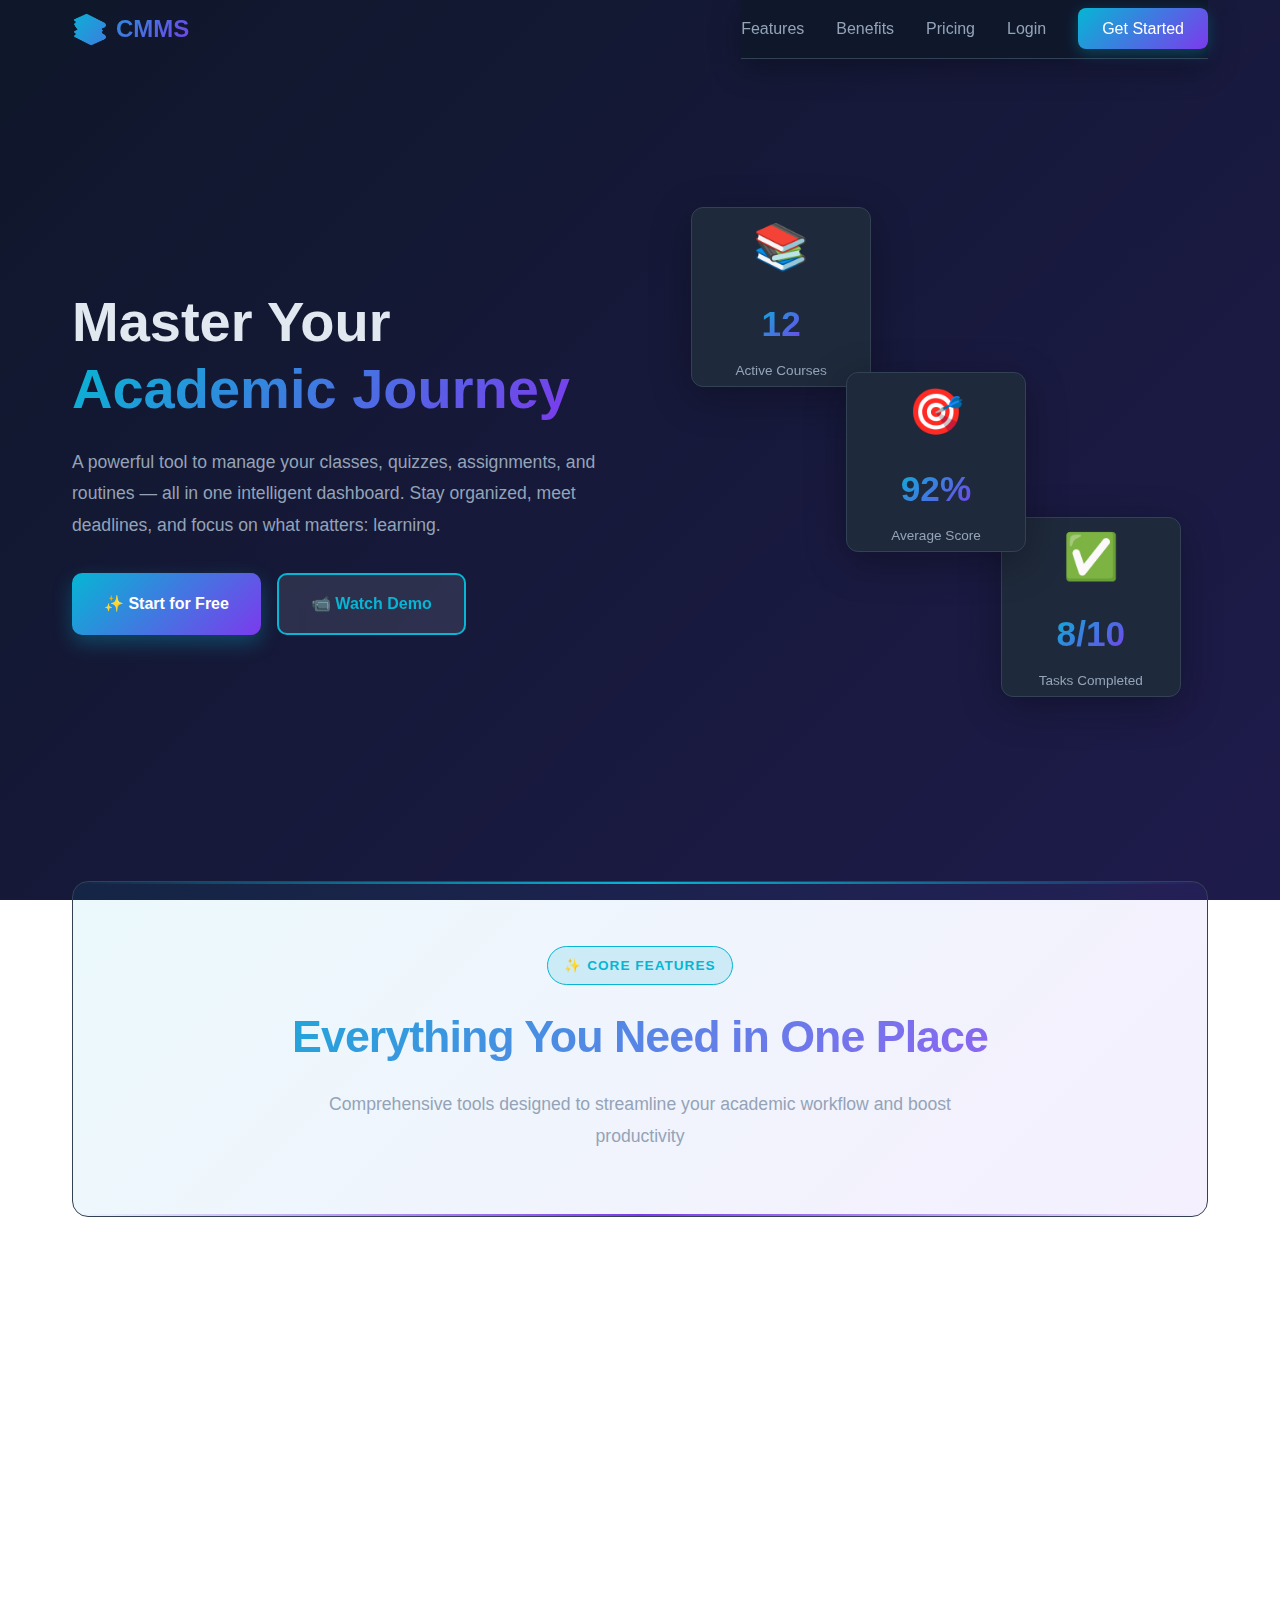
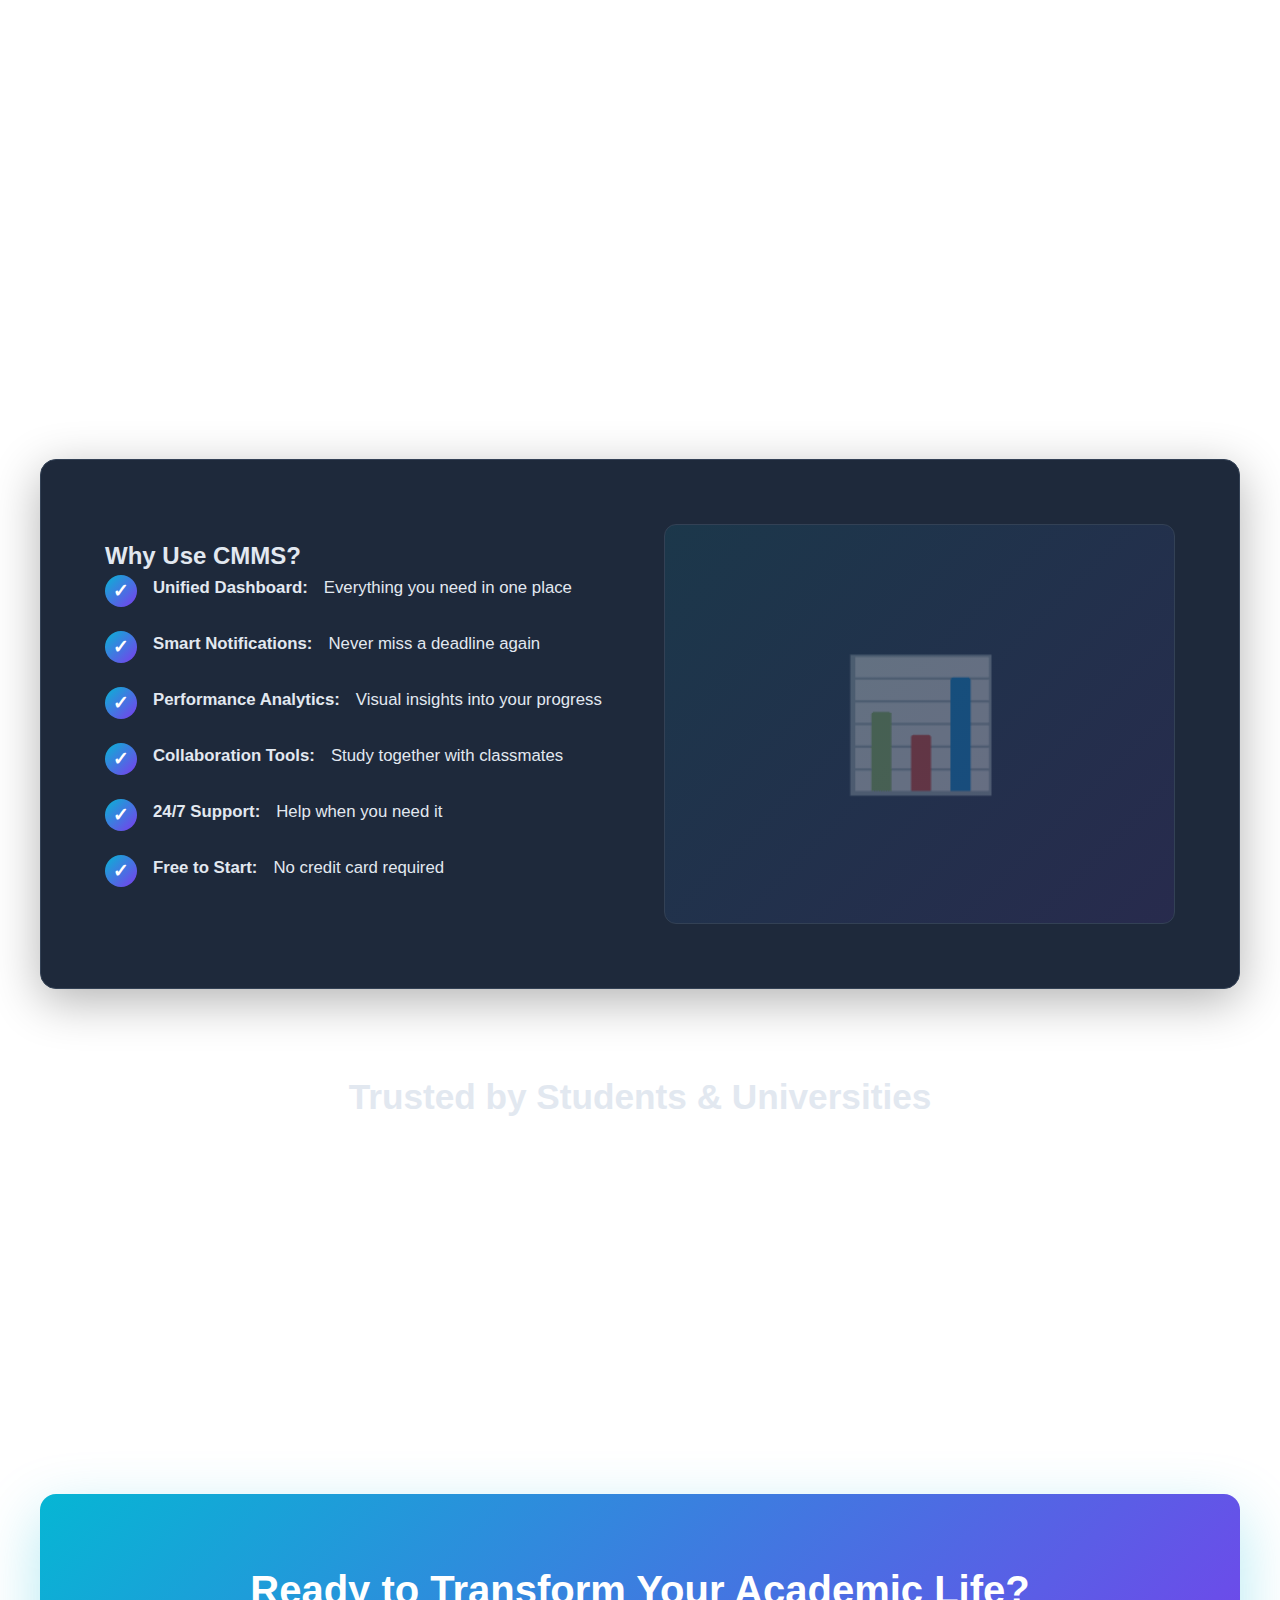
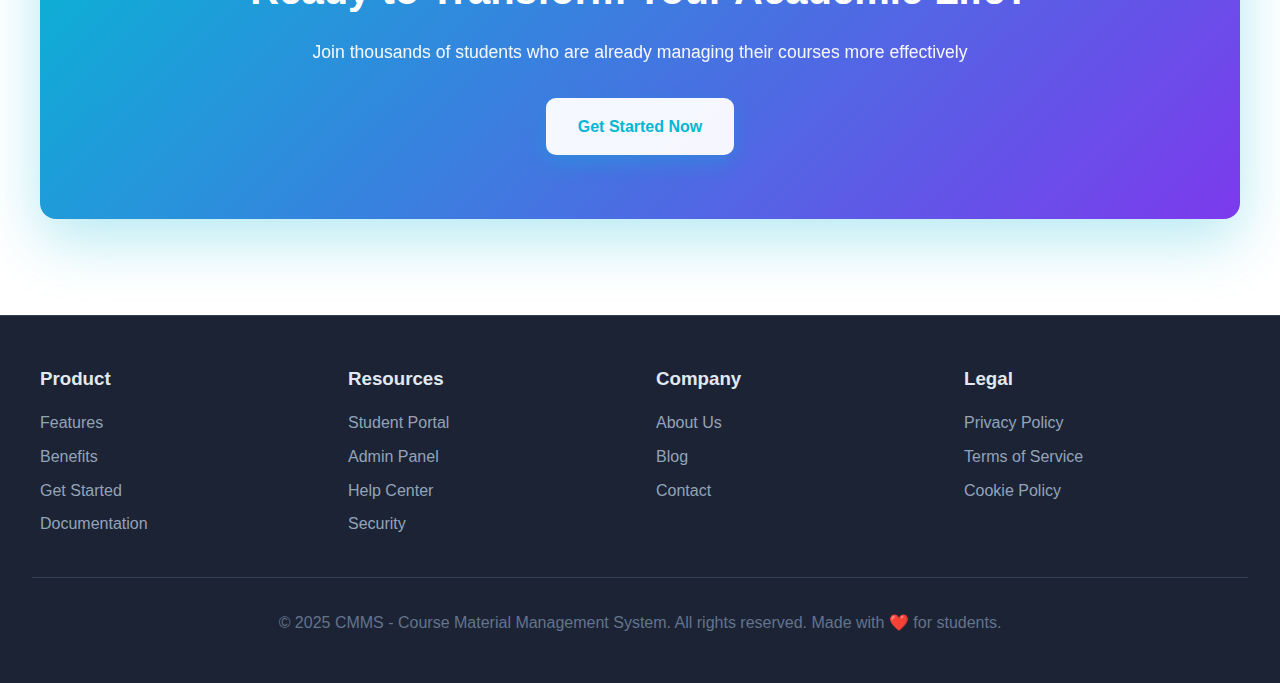
<file: index.html>
<!DOCTYPE html>
<html lang="en">

<head>
    <meta charset="UTF-8">
    <meta name="viewport" content="width=device-width, initial-scale=1.0">
    <title>CMMS - Course Material Management System</title>
    <style>
        * {
            margin: 0;
            padding: 0;
            box-sizing: border-box;
        }

        :root {
            --bg-dark: #0f172a;
            --bg-darker: #020617;
            --bg-card: #1e293b;
            --primary-cyan: #06b6d4;
            --primary-cyan-bright: #00d4ff;
            --purple-accent: #7c3aed;
            --purple-light: #a855f7;
            --text-light: #e2e8f0;
            --text-muted: #94a3b8;
            --border-color: #334155;
            --success: #10b981;
            --error: #ef4444;
            --border-radius: 16px;
            --transition: all 0.3s cubic-bezier(0.4, 0, 0.2, 1);
        }

        body {
            font-family: 'Segoe UI', Tahoma, Geneva, Verdana, sans-serif;
            line-height: 1.6;
            color: var(--text-light);
            background: linear-gradient(135deg, #0f172a 0%, #1e1b4b 100%);
            background-attachment: fixed;
            min-height: 100vh;
            overflow-x: hidden;
        }

        /* ===== NAVIGATION ===== */
        nav {
            background: rgba(15, 23, 42, 0.95);
            backdrop-filter: blur(20px);
            box-shadow: 0 8px 32px rgba(0, 0, 0, 0.3);
            padding: 1rem 0;
            position: sticky;
            top: 0;
            z-index: 100;
            border-bottom: 1px solid var(--border-color);
        }

        .nav-container {
            max-width: 1200px;
            margin: 0 auto;
            padding: 0 2rem;
            display: flex;
            justify-content: space-between;
            align-items: center;
        }

        .logo {
            font-size: 1.5rem;
            font-weight: 700;
            background: linear-gradient(135deg, var(--primary-cyan), var(--purple-accent));
            -webkit-background-clip: text;
            -webkit-text-fill-color: transparent;
            background-clip: text;
            display: flex;
            align-items: center;
            gap: 0.5rem;
            cursor: pointer;
            transition: var(--transition);
        }

        .logo:hover {
            transform: translateY(-2px);
        }

        .logo::before {
            content: "📚";
            font-size: 1.8rem;
            background: none;
            -webkit-text-fill-color: unset;
        }

        .nav-links {
            display: flex;
            gap: 2rem;
            align-items: center;
            list-style: none;
        }

        .nav-links a {
            color: var(--text-muted);
            text-decoration: none;
            font-weight: 500;
            position: relative;
            transition: var(--transition);
        }

        .nav-links a:hover {
            color: var(--primary-cyan);
        }

        .nav-links a::after {
            content: '';
            position: absolute;
            bottom: -4px;
            left: 0;
            width: 0;
            height: 2px;
            background: linear-gradient(90deg, var(--primary-cyan), var(--purple-accent));
            transition: var(--transition);
        }

        .nav-links a:hover::after {
            width: 100%;
        }

        .cta-btn {
            background: linear-gradient(135deg, var(--primary-cyan), var(--purple-accent));
            color: white !important;
            padding: 0.75rem 1.5rem;
            border-radius: 8px;
            box-shadow: 0 4px 15px rgba(6, 182, 212, 0.3);
            transition: var(--transition);
        }

        .cta-btn:hover {
            transform: translateY(-2px);
            box-shadow: 0 8px 25px rgba(6, 182, 212, 0.4);
        }

        /* ===== HERO SECTION ===== */
        .hero {
            max-width: 1200px;
            margin: 4rem auto 0;
            padding: 4rem 2rem;
            display: grid;
            grid-template-columns: 1fr 1fr;
            gap: 3rem;
            align-items: center;
        }

        .hero-content h1 {
            font-size: 3.5rem;
            line-height: 1.2;
            margin-bottom: 1.5rem;
            color: var(--text-light);
            font-weight: 800;
        }

        .hero-content h1 .gradient {
            background: linear-gradient(135deg, var(--primary-cyan), var(--purple-accent));
            -webkit-background-clip: text;
            -webkit-text-fill-color: transparent;
            background-clip: text;
        }

        .hero-content p {
            font-size: 1.1rem;
            color: var(--text-muted);
            margin-bottom: 2rem;
            line-height: 1.8;
        }

        .hero-buttons {
            display: flex;
            gap: 1rem;
            flex-wrap: wrap;
        }

        .btn {
            padding: 1rem 2rem;
            border: none;
            border-radius: 10px;
            font-size: 1rem;
            font-weight: 600;
            cursor: pointer;
            transition: var(--transition);
            display: inline-flex;
            align-items: center;
            gap: 0.5rem;
            text-decoration: none;
        }

        .btn-primary {
            background: linear-gradient(135deg, var(--primary-cyan), var(--purple-accent));
            color: white;
            box-shadow: 0 8px 20px rgba(6, 182, 212, 0.3);
        }

        .btn-primary:hover {
            transform: translateY(-3px);
            box-shadow: 0 12px 30px rgba(6, 182, 212, 0.4);
        }

        .btn-secondary {
            background: rgba(255, 255, 255, 0.1);
            color: var(--primary-cyan);
            border: 2px solid var(--primary-cyan);
            backdrop-filter: blur(10px);
        }

        .btn-secondary:hover {
            background: rgba(255, 255, 255, 0.15);
            box-shadow: 0 8px 20px rgba(6, 182, 212, 0.2);
        }

        /* ===== HERO VISUAL - FLOATING CARDS ===== */
        .hero-visual {
            position: relative;
            height: 550px;
            display: flex;
            align-items: center;
            justify-content: center;
            perspective: 1000px;
        }

        .floating-cards-container {
            position: relative;
            width: 100%;
            height: 100%;
        }

        .floating-card {
            position: absolute;
            background: var(--bg-card);
            border: 1px solid var(--border-color);
            padding: 2rem 1.5rem;
            border-radius: 12px;
            box-shadow: 0 10px 40px rgba(0, 0, 0, 0.3);
            backdrop-filter: blur(10px);
            animation: float 3s ease-in-out infinite;
            display: flex;
            flex-direction: column;
            align-items: center;
            justify-content: center;
            text-align: center;
            transition: var(--transition);
            width: 180px;
            height: 180px;
        }

        .floating-card:hover {
            box-shadow: 0 20px 50px rgba(6, 182, 212, 0.4);
            border-color: var(--primary-cyan);
            background: linear-gradient(135deg, rgba(6, 182, 212, 0.1), rgba(124, 58, 237, 0.1));
        }

        /* Card 1 - Top Left */
        .card-1 {
            top: 20px;
            left: 5%;
            animation-delay: 0s;
        }

        .card-1:hover {
            transform: translateY(-8px);
        }

        /* Card 2 - Bottom Right */
        .card-2 {
            bottom: 40px;
            right: 5%;
            animation-delay: 1s;
        }

        .card-2:hover {
            transform: translateY(-8px);
        }

        /* Card 3 - Center */
        .card-3 {
            top: 50%;
            left: 50%;
            transform: translate(-50%, -50%);
            animation-delay: 2s;
            z-index: 10;
        }

        .card-3:hover {
            transform: translate(-50%, calc(-50% - 8px));
        }

        @keyframes float {

            0%,
            100% {
                transform: translateY(0px);
            }

            50% {
                transform: translateY(-15px);
            }
        }

        .card-1 {
            animation: float 3s ease-in-out infinite;
        }

        .card-2 {
            animation: float 3s ease-in-out infinite;
        }

        .card-3 {
            animation: floatCenter 3s ease-in-out infinite;
        }

        @keyframes floatCenter {

            0%,
            100% {
                transform: translate(-50%, -50%);
            }

            50% {
                transform: translate(-50%, calc(-50% - 15px));
            }
        }

        .card-icon {
            font-size: 2.8rem;
            margin-bottom: 0.8rem;
        }

        .card-text {
            font-size: 0.85rem;
            color: var(--text-muted);
            margin-top: 0.5rem;
        }

        .card-number {
            font-size: 2.2rem;
            font-weight: 700;
            background: linear-gradient(135deg, var(--primary-cyan), var(--purple-accent));
            -webkit-background-clip: text;
            -webkit-text-fill-color: transparent;
            background-clip: text;
        }

        /* ===== FEATURES SECTION ===== */
        .features {
            max-width: 1200px;
            margin: 5rem auto;
            padding: 0 2rem;
        }

        /* Enhanced Section Title with Hover Effect */
        .section-title {
            text-align: center;
            margin-bottom: 4rem;
            position: relative;
            padding: 4rem 2rem;
            background: linear-gradient(135deg, rgba(6, 182, 212, 0.08), rgba(124, 58, 237, 0.08));
            border-radius: var(--border-radius);
            border: 1px solid var(--border-color);
            overflow: hidden;
            animation: slideInUp 0.8s ease-out;
            cursor: pointer;
            transition: var(--transition);
        }

        .section-title:hover {
            background: linear-gradient(135deg, rgba(6, 182, 212, 0.18), rgba(124, 58, 237, 0.18));
            border-color: var(--primary-cyan);
            box-shadow: 0 0 40px rgba(6, 182, 212, 0.3), inset 0 0 40px rgba(6, 182, 212, 0.1);
            transform: translateY(-8px) scale(1.01);
        }

        @keyframes slideInUp {
            from {
                opacity: 0;
                transform: translateY(30px);
            }

            to {
                opacity: 1;
                transform: translateY(0);
            }
        }

        .section-title::before {
            content: '';
            position: absolute;
            top: 0;
            left: 0;
            right: 0;
            height: 2px;
            background: linear-gradient(90deg, transparent, var(--primary-cyan), transparent);
            transition: var(--transition);
            box-shadow: 0 0 0 rgba(6, 182, 212, 0);
        }

        .section-title:hover::before {
            background: linear-gradient(90deg, transparent, var(--primary-cyan-bright), transparent);
            box-shadow: 0 0 20px rgba(6, 182, 212, 0.6);
        }

        .section-title::after {
            content: '';
            position: absolute;
            bottom: 0;
            left: 0;
            right: 0;
            height: 2px;
            background: linear-gradient(90deg, transparent, var(--purple-accent), transparent);
            transition: var(--transition);
            box-shadow: 0 0 0 rgba(124, 58, 237, 0);
        }

        .section-title:hover::after {
            background: linear-gradient(90deg, transparent, var(--purple-light), transparent);
            box-shadow: 0 0 20px rgba(124, 58, 237, 0.6);
        }

        .section-badge {
            display: inline-block;
            padding: 0.5rem 1rem;
            background: rgba(6, 182, 212, 0.15);
            border: 1px solid var(--primary-cyan);
            border-radius: 20px;
            color: var(--primary-cyan);
            font-size: 0.85rem;
            font-weight: 600;
            margin-bottom: 1rem;
            position: relative;
            z-index: 2;
            text-transform: uppercase;
            letter-spacing: 1px;
            transition: var(--transition);
        }

        .section-title:hover .section-badge {
            background: rgba(6, 182, 212, 0.25);
            border-color: var(--primary-cyan-bright);
            box-shadow: 0 0 15px rgba(6, 182, 212, 0.4);
            transform: scale(1.05);
        }

        .section-title h2 {
            font-size: 2.8rem;
            margin-bottom: 1rem;
            color: var(--text-light);
            font-weight: 800;
            position: relative;
            z-index: 2;
            background: linear-gradient(135deg, var(--primary-cyan), var(--purple-light));
            -webkit-background-clip: text;
            -webkit-text-fill-color: transparent;
            background-clip: text;
            letter-spacing: -1px;
            transition: var(--transition);
        }

        .section-title:hover h2 {
            background: linear-gradient(135deg, var(--primary-cyan-bright), var(--purple-accent));
            -webkit-background-clip: text;
            -webkit-text-fill-color: transparent;
            background-clip: text;
            text-shadow: 0 0 20px rgba(6, 182, 212, 0.3);
        }

        .section-title p {
            font-size: 1.1rem;
            color: var(--text-muted);
            max-width: 700px;
            margin: 0 auto;
            position: relative;
            z-index: 2;
            line-height: 1.8;
            transition: var(--transition);
        }

        .section-title:hover p {
            color: var(--text-light);
        }

        .features-grid {
            display: grid;
            grid-template-columns: repeat(auto-fit, minmax(300px, 1fr));
            gap: 2rem;
        }

        .feature-card {
            background: var(--bg-card);
            padding: 2rem;
            border-radius: var(--border-radius);
            box-shadow: 0 8px 24px rgba(0, 0, 0, 0.3);
            transition: var(--transition);
            border: 1px solid var(--border-color);
            position: relative;
            overflow: hidden;
        }

        .feature-card::before {
            content: '';
            position: absolute;
            top: 0;
            left: 0;
            right: 0;
            height: 4px;
            background: linear-gradient(90deg, var(--primary-cyan), var(--purple-accent));
            transform: scaleX(0);
            transform-origin: left;
            transition: var(--transition);
        }

        .feature-card:hover {
            transform: translateY(-8px);
            box-shadow: 0 16px 40px rgba(6, 182, 212, 0.2);
            border-color: var(--primary-cyan);
        }

        .feature-card:hover::before {
            transform: scaleX(1);
        }

        .feature-icon {
            font-size: 3rem;
            margin-bottom: 1rem;
            display: inline-block;
        }

        .feature-card h3 {
            font-size: 1.3rem;
            margin-bottom: 0.8rem;
            color: var(--text-light);
        }

        .feature-card p {
            color: var(--text-muted);
            line-height: 1.8;
        }

        .feature-card .arrow {
            display: inline-block;
            margin-top: 1rem;
            color: var(--primary-cyan);
            font-weight: 600;
            transition: var(--transition);
        }

        .feature-card:hover .arrow {
            transform: translateX(4px);
        }

        /* ===== BENEFITS SECTION ===== */
        .benefits {
            max-width: 1200px;
            margin: 5rem auto;
            padding: 0 2rem;
            background: var(--bg-card);
            border-radius: var(--border-radius);
            padding: 4rem;
            box-shadow: 0 12px 48px rgba(0, 0, 0, 0.3);
            border: 1px solid var(--border-color);
        }

        .benefits-content {
            display: grid;
            grid-template-columns: 1fr 1fr;
            gap: 3rem;
            align-items: center;
        }

        .benefits-list {
            list-style: none;
        }

        .benefits-list li {
            display: flex;
            gap: 1rem;
            margin-bottom: 1.5rem;
            font-size: 1.05rem;
            color: var(--text-light);
            align-items: flex-start;
        }

        .benefits-list li::before {
            content: '✓';
            flex-shrink: 0;
            width: 32px;
            height: 32px;
            background: linear-gradient(135deg, var(--primary-cyan), var(--purple-accent));
            color: white;
            border-radius: 50%;
            display: flex;
            align-items: center;
            justify-content: center;
            font-weight: 700;
            font-size: 1.2rem;
        }

        .benefits-visual {
            position: relative;
            height: 400px;
            background: linear-gradient(135deg, rgba(6, 182, 212, 0.1), rgba(124, 58, 237, 0.1));
            border-radius: 12px;
            display: flex;
            align-items: center;
            justify-content: center;
            border: 1px solid var(--border-color);
        }

        .benefits-visual::before {
            content: '📊';
            font-size: 8rem;
            opacity: 0.3;
        }

        /* ===== TRUST SECTION ===== */
        .trust {
            max-width: 1200px;
            margin: 5rem auto;
            padding: 0 2rem;
            text-align: center;
        }

        .trust h2 {
            font-size: 2.2rem;
            margin-bottom: 2rem;
            color: var(--text-light);
        }

        .trust-badges {
            display: grid;
            grid-template-columns: repeat(auto-fit, minmax(200px, 1fr));
            gap: 2rem;
            margin-top: 3rem;
        }

        .trust-badge {
            background: var(--bg-card);
            padding: 2rem;
            border-radius: 12px;
            box-shadow: 0 8px 24px rgba(0, 0, 0, 0.3);
            transition: var(--transition);
            border: 1px solid var(--border-color);
        }

        .trust-badge:hover {
            transform: scale(1.05);
            box-shadow: 0 12px 32px rgba(6, 182, 212, 0.2);
            border-color: var(--primary-cyan);
        }

        .trust-badge-icon {
            font-size: 3rem;
            margin-bottom: 1rem;
        }

        .trust-badge h3 {
            font-size: 1.3rem;
            margin-bottom: 0.5rem;
            color: var(--text-light);
        }

        .trust-badge p {
            color: var(--text-muted);
            font-size: 0.95rem;
        }

        /* ===== CTA SECTION ===== */
        .cta-section {
            max-width: 1200px;
            margin: 6rem auto 3rem;
            padding: 4rem 2rem;
            background: linear-gradient(135deg, var(--primary-cyan), var(--purple-accent));
            border-radius: var(--border-radius);
            text-align: center;
            box-shadow: 0 20px 60px rgba(6, 182, 212, 0.3);
            color: white;
        }

        .cta-section h2 {
            font-size: 2.5rem;
            margin-bottom: 1rem;
        }

        .cta-section p {
            font-size: 1.1rem;
            margin-bottom: 2rem;
            opacity: 0.95;
        }

        .cta-section .btn {
            background: rgba(255, 255, 255, 0.95);
            color: var(--primary-cyan);
            margin: 0 0.5rem;
            font-weight: 600;
        }

        .cta-section .btn:hover {
            background: white;
            transform: translateY(-3px);
        }

        /* ===== FOOTER ===== */
        footer {
            background: rgba(15, 23, 42, 0.95);
            color: var(--text-muted);
            padding: 3rem 2rem;
            margin-top: 6rem;
            border-top: 1px solid var(--border-color);
        }

        .footer-content {
            max-width: 1200px;
            margin: 0 auto;
            display: grid;
            grid-template-columns: repeat(auto-fit, minmax(250px, 1fr));
            gap: 2rem;
        }

        .footer-section h3 {
            margin-bottom: 1rem;
            color: var(--text-light);
        }

        .footer-section a {
            color: var(--text-muted);
            text-decoration: none;
            transition: var(--transition);
            display: block;
            margin-bottom: 0.5rem;
        }

        .footer-section a:hover {
            color: var(--primary-cyan);
        }

        .footer-bottom {
            text-align: center;
            margin-top: 2rem;
            padding-top: 2rem;
            border-top: 1px solid var(--border-color);
            color: #64748b;
        }

        /* ===== ANIMATIONS ===== */
        @keyframes slideInRight {
            from {
                opacity: 0;
                transform: translateX(-30px);
            }

            to {
                opacity: 1;
                transform: translateX(0);
            }
        }

        .hero-content {
            animation: slideInRight 0.8s ease-out;
        }

        .hero-visual {
            animation: slideInUp 0.8s ease-out 0.2s both;
        }

        .feature-card {
            animation: slideInUp 0.6s ease-out;
        }

        .feature-card:nth-child(2) {
            animation-delay: 0.1s;
        }

        .feature-card:nth-child(3) {
            animation-delay: 0.2s;
        }

        /* ===== RESPONSIVE ===== */
        @media (max-width: 768px) {
            .hero {
                grid-template-columns: 1fr;
                padding: 2rem 1rem;
                margin: 2rem auto 0;
            }

            .hero-content h1 {
                font-size: 2.2rem;
            }

            .hero-visual {
                height: 400px;
            }

            .floating-card {
                width: 150px;
                height: 150px;
                padding: 1.5rem 1rem;
            }

            .card-1 {
                left: 0%;
            }

            .card-2 {
                right: 0%;
            }

            .features-grid {
                grid-template-columns: 1fr;
            }

            .benefits-content {
                grid-template-columns: 1fr;
            }

            .nav-links {
                gap: 1rem;
            }

            .hero-buttons {
                flex-direction: column;
            }

            .btn {
                width: 100%;
                justify-content: center;
            }

            .cta-section {
                padding: 2rem 1rem;
            }

            .cta-section h2 {
                font-size: 1.8rem;
            }

            .section-title {
                padding: 2rem 1.5rem;
            }

            .section-title h2 {
                font-size: 1.8rem;
            }
        }
    </style>
</head>

<body>
    <!-- NAVIGATION -->
    <header>
        <div class="nav-container">
            <a href="index.html" class="logo">CMMS</a>
            <nav>
                <ul class="nav-links">
                    <li><a href="#features">Features</a></li>
                    <li><a href="#benefits">Benefits</a></li>
                    <li><a href="#pricing">Pricing</a></li>
                    <li><a href="login.php">Login</a></li>
                    <li><a href="register.php" class="cta-btn">Get Started</a></li>
                </ul>
            </nav>
        </div>
    </header>

    <!-- HERO SECTION -->
    <section class="hero">
        <div class="hero-content">
            <h1>
                Master Your <span class="gradient">Academic Journey</span>
            </h1>
            <p>
                A powerful tool to manage your classes, quizzes, assignments, and routines — all in one intelligent
                dashboard. Stay organized, meet deadlines, and focus on what matters: learning.
            </p>
            <div class="hero-buttons">
                <a href="register.php" class="btn btn-primary">
                    ✨ Start for Free
                </a>
                <a href="#" class="btn btn-secondary">
                    📹 Watch Demo
                </a>
            </div>
        </div>

        <div class="hero-visual">
            <div class="floating-cards-container">
                <div class="floating-card card-1">
                    <div class="card-icon">📚</div>
                    <div class="card-number">12</div>
                    <div class="card-text">Active Courses</div>
                </div>
                <div class="floating-card card-2">
                    <div class="card-icon">✅</div>
                    <div class="card-number">8/10</div>
                    <div class="card-text">Tasks Completed</div>
                </div>
                <div class="floating-card card-3">
                    <div class="card-icon">🎯</div>
                    <div class="card-number">92%</div>
                    <div class="card-text">Average Score</div>
                </div>
            </div>
        </div>
    </section>

    <!-- FEATURES SECTION -->
    <section class="features" id="features">
        <div class="section-title">
            <span class="section-badge">✨ Core Features</span>
            <h2>Everything You Need in One Place</h2>
            <p>Comprehensive tools designed to streamline your academic workflow and boost productivity</p>
        </div>

        <div class="features-grid">
            <div class="feature-card">
                <div class="feature-icon">📝</div>
                <h3>Course Enrollment</h3>
                <p>Easily enroll in courses, set up quizzes, assignments, and track your academic progress with
                    intuitive controls.</p>
                <span class="arrow">Learn more →</span>
            </div>

            <div class="feature-card">
                <div class="feature-icon">📅</div>
                <h3>Schedule Management</h3>
                <p>Manage your class routines with detailed session information and download printable schedules on
                    demand.</p>
                <span class="arrow">Learn more →</span>
            </div>

            <div class="feature-card">
                <div class="feature-icon">📊</div>
                <h3>Progress Tracking</h3>
                <p>Monitor your performance with visual progress bars and intelligent deadline management tools.</p>
                <span class="arrow">Learn more →</span>
            </div>

            <div class="feature-card">
                <div class="feature-icon">📂</div>
                <h3>Resource Library</h3>
                <p>Upload and share study materials, add assessments, and organize everything in a centralized
                    dashboard.</p>
                <span class="arrow">Learn more →</span>
            </div>

            <div class="feature-card">
                <div class="feature-icon">📱</div>
                <h3>Mobile Access</h3>
                <p>Access your courses and assignments anytime, anywhere with our fully responsive mobile platform.</p>
                <span class="arrow">Learn more →</span>
            </div>

            <div class="feature-card">
                <div class="feature-icon">🔐</div>
                <h3>Secure & Private</h3>
                <p>Enterprise-grade security ensures your academic data and assignments remain protected at all times.
                </p>
                <span class="arrow">Learn more →</span>
            </div>
        </div>
    </section>

    <!-- BENEFITS SECTION -->
    <section class="benefits" id="benefits">
        <div class="benefits-content">
            <div>
                <h2>Why Use CMMS?</h2>
                <ul class="benefits-list">
                    <li><strong>Unified Dashboard:</strong> Everything you need in one place</li>
                    <li><strong>Smart Notifications:</strong> Never miss a deadline again</li>
                    <li><strong>Performance Analytics:</strong> Visual insights into your progress</li>
                    <li><strong>Collaboration Tools:</strong> Study together with classmates</li>
                    <li><strong>24/7 Support:</strong> Help when you need it</li>
                    <li><strong>Free to Start:</strong> No credit card required</li>
                </ul>
            </div>

            <div class="benefits-visual"></div>
        </div>
    </section>

    <!-- TRUST SECTION -->
    <section class="trust">
        <h2>Trusted by Students & Universities</h2>
        <div class="trust-badges">
            <div class="trust-badge">
                <div class="trust-badge-icon">🎓</div>
                <h3>50K+ Students</h3>
                <p>Active users across multiple universities</p>
            </div>
            <div class="trust-badge">
                <div class="trust-badge-icon">🏆</div>
                <h3>#1 Rated</h3>
                <p>Best academic management system 2025</p>
            </div>
            <div class="trust-badge">
                <div class="trust-badge-icon">⚡</div>
                <h3>99.9% Uptime</h3>
                <p>Reliable service you can count on</p>
            </div>
        </div>
    </section>

    <!-- CTA SECTION -->
    <section class="cta-section">
        <h2>Ready to Transform Your Academic Life?</h2>
        <p>Join thousands of students who are already managing their courses more effectively</p>
        <a href="register.php" class="btn btn-primary">Get Started Now</a>
    </section>

    <!-- FOOTER -->
    <footer>
        <div class="footer-content">
            <div class="footer-section">
                <h3>Product</h3>
                <a href="#features">Features</a>
                <a href="#benefits">Benefits</a>
                <a href="register.php">Get Started</a>
                <a href="index.html">Documentation</a>
            </div>
            <div class="footer-section">
                <h3>Resources</h3>
                <a href="login.php">Student Portal</a>
                <a href="login.php">Admin Panel</a>
                <a href="index.html">Help Center</a>
                <a href="index.html">Security</a>
            </div>
            <div class="footer-section">
                <h3>Company</h3>
                <a href="index.html">About Us</a>
                <a href="index.html">Blog</a>
                <a href="index.html">Contact</a>
            </div>
            <div class="footer-section">
                <h3>Legal</h3>
                <a href="index.html">Privacy Policy</a>
                <a href="index.html">Terms of Service</a>
                <a href="index.html">Cookie Policy</a>
            </div>
        </div>
        <div class="footer-bottom">
            <p>&copy; 2025 CMMS - Course Material Management System. All rights reserved. Made with ❤️ for students.</p>
        </div>
    </footer>

    <script>
        // Smooth scroll behavior
        document.querySelectorAll('a[href^="#"]').forEach(anchor => {
            anchor.addEventListener('click', function (e) {
                e.preventDefault();
                const target = document.querySelector(this.getAttribute('href'));
                if (target) {
                    target.scrollIntoView({
                        behavior: 'smooth',
                        block: 'start'
                    });
                }
            });
        });

        // Add hover effects to buttons
        document.querySelectorAll('.btn, .feature-card').forEach(el => {
            el.addEventListener('mouseenter', function () {
                this.style.transform = `translateY(-3px)`;
            });
            el.addEventListener('mouseleave', function () {
                this.style.transform = `translateY(0)`;
            });
        });

        // Intersection Observer for scroll animations
        const observerOptions = {
            threshold: 0.1,
            rootMargin: '0px 0px -100px 0px'
        };

        const observer = new IntersectionObserver(function (entries) {
            entries.forEach(entry => {
                if (entry.isIntersecting) {
                    entry.target.style.opacity = '1';
                    entry.target.style.transform = 'translateY(0)';
                }
            });
        }, observerOptions);

        document.querySelectorAll('.feature-card, .trust-badge').forEach(el => {
            el.style.opacity = '0';
            el.style.transform = 'translateY(20px)';
            el.style.transition = 'all 0.6s ease-out';
            observer.observe(el);
        });
    </script>
</body>

</html>
</file>
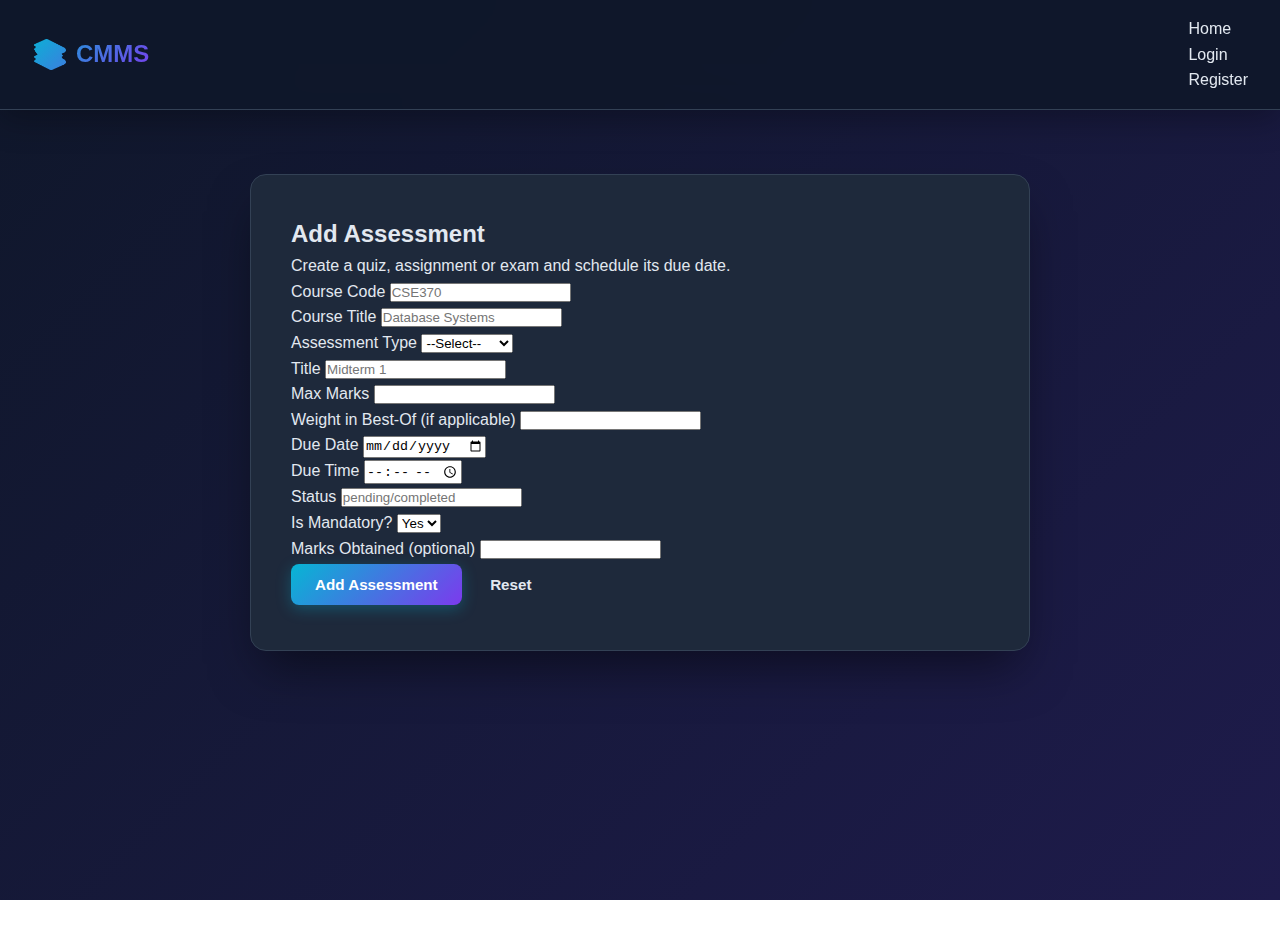
<file: assessment.html>
<!DOCTYPE html>
<html>
<head>
  <title>Add Assessment</title>
  <link rel="stylesheet" href="assets/style.css">
</head>
<body>
  <header>
    <div class="header-container">
      <a href="index.html" class="logo">CMMS</a>
      <nav>
        <ul class="nav-links">
          <li><a href="index.html">Home</a></li>
          <li><a href="login.html">Login</a></li>
          <li><a href="register.html">Register</a></li>
        </ul>
      </nav>
    </div>
  </header>

  <main class="container">
    <section style="padding:32px 0">
      <div class="auth-card" style="max-width:780px; margin:0 auto">
        <h2>Add Assessment</h2>
        <p class="sub">Create a quiz, assignment or exam and schedule its due date.</p>
        <form method="POST" action="backend/add-assessment.php" novalidate>
          <div class="form-row">
            <label for="course_code">Course Code</label>
            <input id="course_code" type="text" name="course_code" placeholder="CSE370" required>
          </div>
          <div class="form-row">
            <label for="course_title">Course Title</label>
            <input id="course_title" type="text" name="course_title" placeholder="Database Systems" required>
          </div>
          <div class="form-row">
            <label for="type">Assessment Type</label>
            <select id="type" name="type" required>
              <option value="">--Select--</option>
              <option value="quiz">Quiz</option>
              <option value="assignment">Assignment</option>
              <option value="exam">Exam</option>
            </select>
          </div>
          <div class="form-row">
            <label for="title">Title</label>
            <input id="title" type="text" name="title" placeholder="Midterm 1" required>
          </div>
          <div class="form-row">
            <label for="max_marks">Max Marks</label>
            <input id="max_marks" type="number" name="max_marks" required>
          </div>
          <div class="form-row">
            <label for="weight">Weight in Best-Of (if applicable)</label>
            <input id="weight" type="number" name="weight" required>
          </div>
          <div class="form-row">
            <label for="due_date">Due Date</label>
            <input id="due_date" type="date" name="due_date" required>
          </div>
          <div class="form-row">
            <label for="due_time">Due Time</label>
            <input id="due_time" type="time" name="due_time" required>
          </div>
          <div class="form-row">
            <label for="status">Status</label>
            <input id="status" type="text" name="status" placeholder="pending/completed" required>
          </div>
          <div class="form-row">
            <label for="mandatory">Is Mandatory?</label>
            <select id="mandatory" name="mandatory" required>
              <option value="1">Yes</option>
              <option value="0">No</option>
            </select>
          </div>
          <div class="form-row">
            <label for="marks_obtained">Marks Obtained (optional)</label>
            <input id="marks_obtained" type="number" name="marks_obtained">
          </div>

          <div class="auth-actions">
            <button class="btn btn-primary" type="submit">Add Assessment</button>
            <a class="btn btn-ghost" href="assessment.html">Reset</a>
          </div>
        </form>
      </div>
    </section>
  </main>
</body>
</html>
</file>
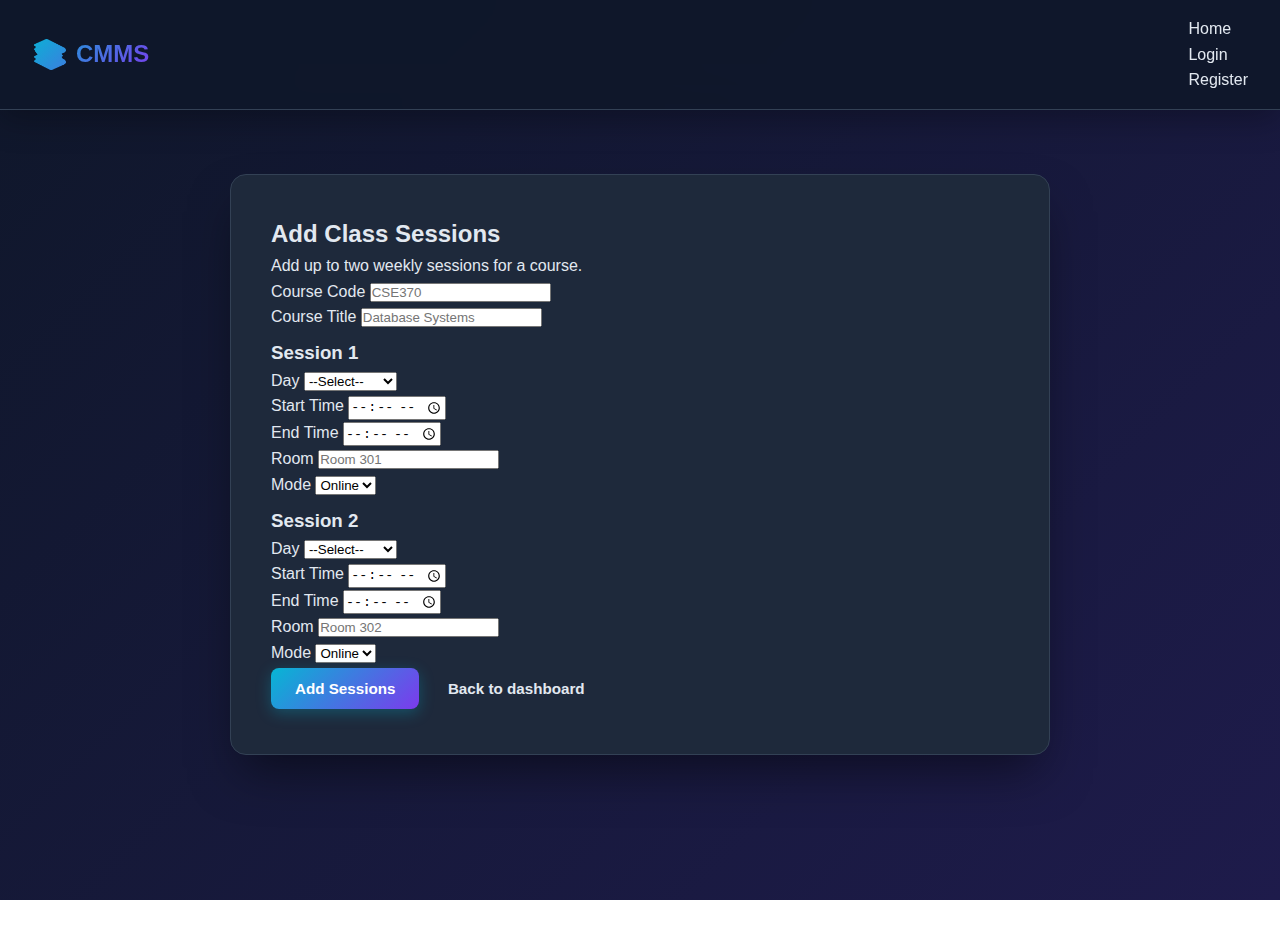
<file: class-session.html>
<!DOCTYPE html>
<html>
<head>
  <title>Add Class Sessions</title>
  <link rel="stylesheet" href="assets/style.css">
</head>
<body>
  <header>
    <div class="header-container">
      <a href="index.html" class="logo">CMMS</a>
      <nav>
        <ul class="nav-links">
          <li><a href="index.html">Home</a></li>
          <li><a href="login.html">Login</a></li>
          <li><a href="register.html">Register</a></li>
        </ul>
      </nav>
    </div>
  </header>

  <main class="container">
    <section style="padding:32px 0">
      <div class="auth-card" style="max-width:820px; margin:0 auto">
        <h2>Add Class Sessions</h2>
        <p class="sub">Add up to two weekly sessions for a course.</p>
        <form method="POST" action="backend/add-session.php" novalidate>
          <div class="form-row">
            <label for="course_code">Course Code</label>
            <input id="course_code" type="text" name="course_code" placeholder="CSE370" required>
          </div>
          <div class="form-row">
            <label for="course_title">Course Title</label>
            <input id="course_title" type="text" name="course_title" placeholder="Database Systems" required>
          </div>

          <h3 style="margin-top:8px">Session 1</h3>
          <div class="form-row">
            <label for="day1">Day</label>
            <select id="day1" name="day1" required>
              <option value="">--Select--</option>
              <option value="Sat">Saturday</option>
              <option value="Sun">Sunday</option>
              <option value="Mon">Monday</option>
              <option value="Tue">Tuesday</option>
              <option value="Wed">Wednesday</option>
              <option value="Thu">Thursday</option>
              <option value="Fri">Friday</option>
            </select>
          </div>
          <div class="form-row">
            <label for="start_time1">Start Time</label>
            <input id="start_time1" type="time" name="start_time1" required>
          </div>
          <div class="form-row">
            <label for="end_time1">End Time</label>
            <input id="end_time1" type="time" name="end_time1" required>
          </div>
          <div class="form-row">
            <label for="room1">Room</label>
            <input id="room1" type="text" name="room1" placeholder="Room 301" required>
          </div>
          <div class="form-row">
            <label for="mode1">Mode</label>
            <select id="mode1" name="mode1" required>
              <option value="online">Online</option>
              <option value="offline">Offline</option>
            </select>
          </div>

          <h3 style="margin-top:8px">Session 2</h3>
          <div class="form-row">
            <label for="day2">Day</label>
            <select id="day2" name="day2" required>
              <option value="">--Select--</option>
              <option value="Sat">Saturday</option>
              <option value="Sun">Sunday</option>
              <option value="Mon">Monday</option>
              <option value="Tue">Tuesday</option>
              <option value="Wed">Wednesday</option>
              <option value="Thu">Thursday</option>
              <option value="Fri">Friday</option>
            </select>
          </div>
          <div class="form-row">
            <label for="start_time2">Start Time</label>
            <input id="start_time2" type="time" name="start_time2" required>
          </div>
          <div class="form-row">
            <label for="end_time2">End Time</label>
            <input id="end_time2" type="time" name="end_time2" required>
          </div>
          <div class="form-row">
            <label for="room2">Room</label>
            <input id="room2" type="text" name="room2" placeholder="Room 302" required>
          </div>
          <div class="form-row">
            <label for="mode2">Mode</label>
            <select id="mode2" name="mode2" required>
              <option value="online">Online</option>
              <option value="offline">Offline</option>
            </select>
          </div>

          <div class="auth-actions">
            <button class="btn btn-primary" type="submit">Add Sessions</button>
            <a class="btn btn-ghost" href="student-dashboard.php">Back to dashboard</a>
          </div>
        </form>
      </div>
    </section>
  </main>
</body>
</html>
</file>
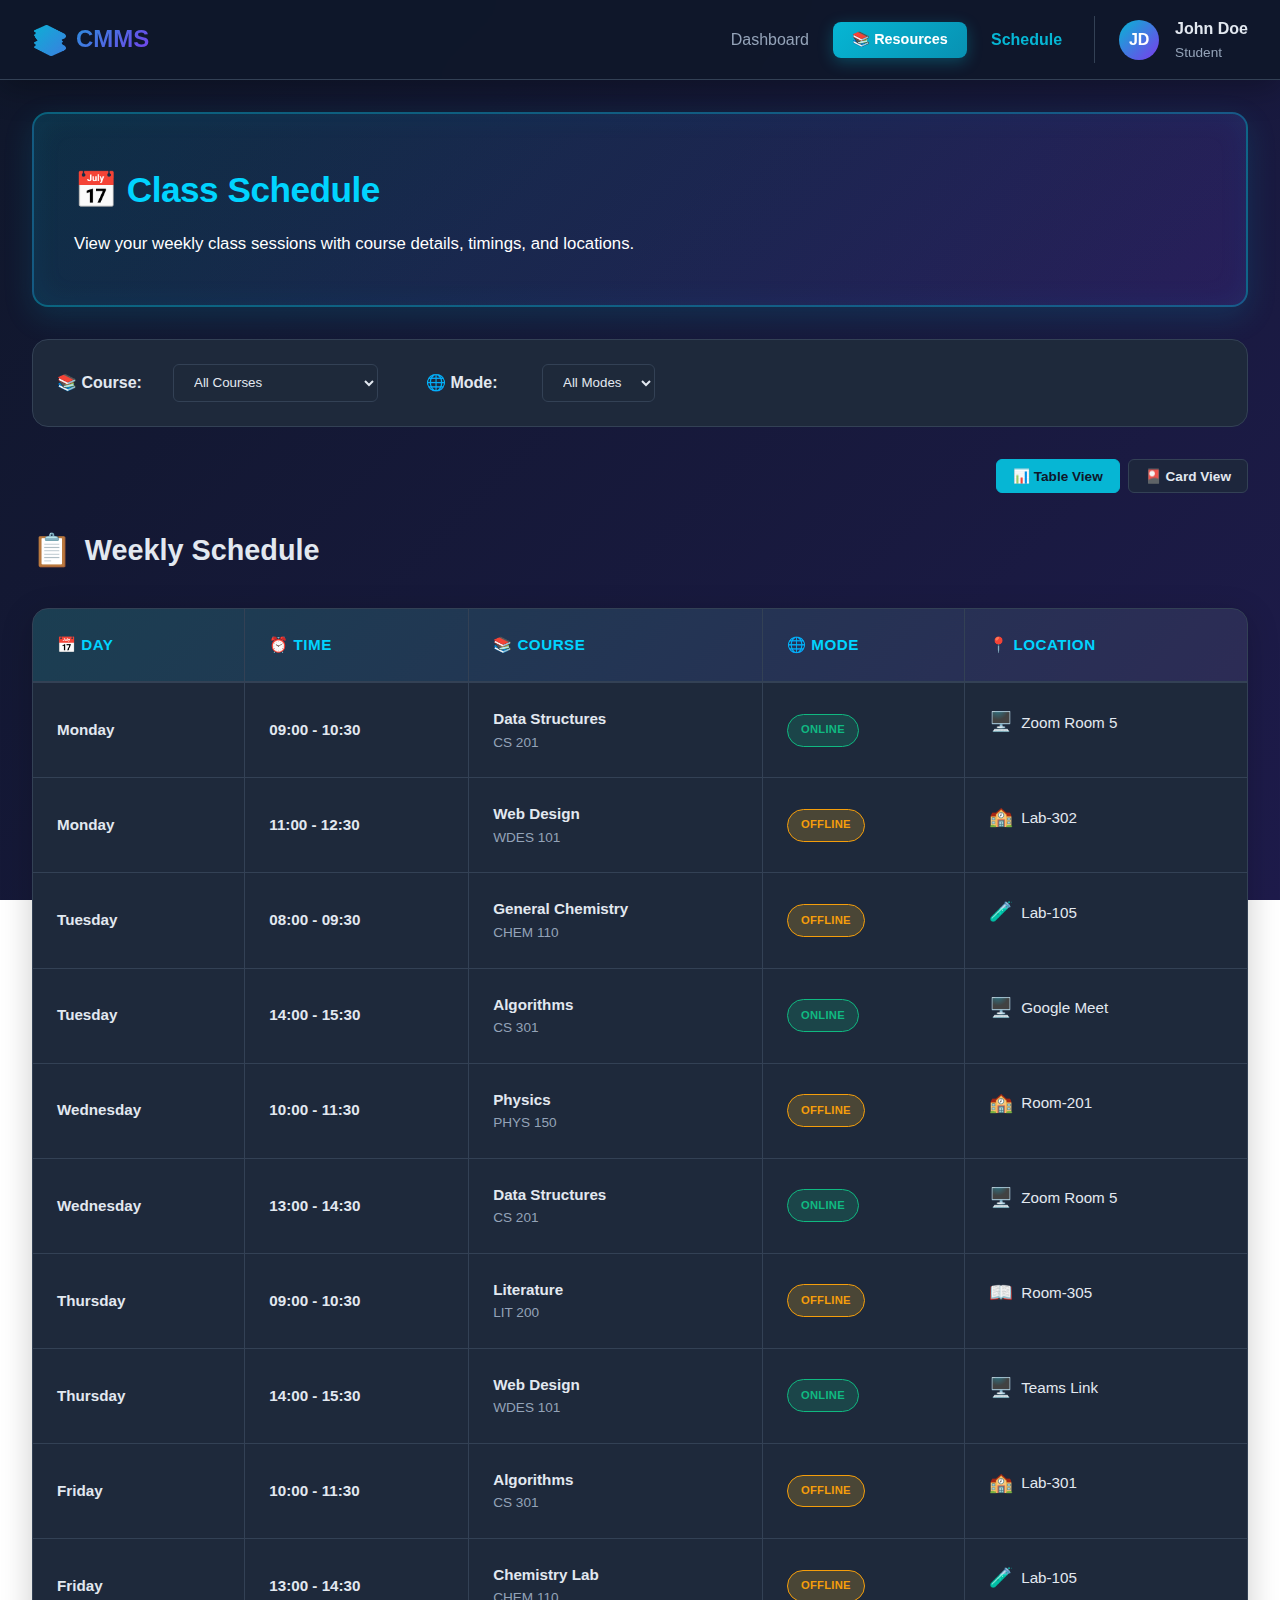
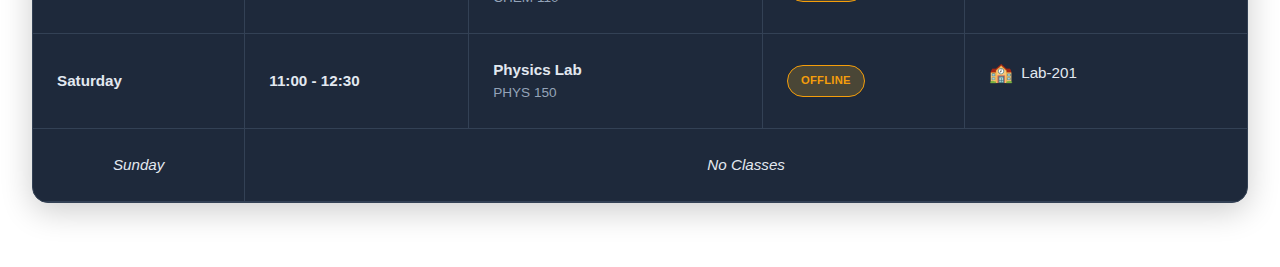
<file: class_schedule.html>
<!DOCTYPE html>
<html lang="en">
<head>
    <meta charset="UTF-8">
    <meta name="viewport" content="width=device-width, initial-scale=1.0">
    <title>Class Schedule - CMMS</title>
    <style>
        * {
            margin: 0;
            padding: 0;
            box-sizing: border-box;
        }

        :root {
            --bg-dark: #0f172a;
            --bg-darker: #020617;
            --bg-card: #1e293b;
            --primary-cyan: #06b6d4;
            --primary-cyan-bright: #00d4ff;
            --purple-accent: #7c3aed;
            --purple-light: #a855f7;
            --text-light: #e2e8f0;
            --text-muted: #94a3b8;
            --border-color: #334155;
            --success: #10b981;
            --warning: #f59e0b;
            --error: #ef4444;
            --border-radius: 16px;
            --transition: all 0.3s cubic-bezier(0.4, 0, 0.2, 1);
        }

        body {
            font-family: 'Segoe UI', Tahoma, Geneva, Verdana, sans-serif;
            line-height: 1.6;
            color: var(--text-light);
            background: linear-gradient(135deg, #0f172a 0%, #1e1b4b 100%);
            background-attachment: fixed;
            min-height: 100vh;
            overflow-x: hidden;
        }

        /* ===== HEADER ===== */
        header {
            background: rgba(15, 23, 42, 0.95);
            backdrop-filter: blur(20px);
            box-shadow: 0 8px 32px rgba(0, 0, 0, 0.3);
            padding: 1rem 0;
            border-bottom: 1px solid var(--border-color);
            position: sticky;
            top: 0;
            z-index: 100;
        }

        .header-container {
            max-width: 1400px;
            margin: 0 auto;
            padding: 0 2rem;
            display: flex;
            justify-content: space-between;
            align-items: center;
        }

        .logo {
            font-size: 1.5rem;
            font-weight: 700;
            background: linear-gradient(135deg, var(--primary-cyan), var(--purple-accent));
            -webkit-background-clip: text;
            -webkit-text-fill-color: transparent;
            background-clip: text;
            display: flex;
            align-items: center;
            gap: 0.5rem;
            cursor: pointer;
            transition: var(--transition);
        }

        .logo:hover {
            transform: translateY(-2px);
        }

        .logo::before {
            content: "📚";
            font-size: 1.8rem;
            background: none;
            -webkit-text-fill-color: unset;
        }

        .header-right {
            display: flex;
            align-items: center;
            gap: 2rem;
        }

        .header-nav {
            display: flex;
            align-items: center;
            gap: 1.5rem;
        }

        .header-nav a {
            color: var(--text-muted);
            text-decoration: none;
            font-weight: 500;
            transition: var(--transition);
            position: relative;
        }

        .header-nav a:hover {
            color: var(--primary-cyan);
        }

        .nav-btn {
            padding: 0.6rem 1.2rem;
            background: linear-gradient(135deg, #06b6d4, #0891b2);
            color: white;
            border: none;
            border-radius: 8px;
            font-weight: 600;
            cursor: pointer;
            transition: var(--transition);
            font-size: 0.9rem;
            display: flex;
            align-items: center;
            gap: 0.4rem;
            box-shadow: 0 4px 15px rgba(6, 182, 212, 0.3);
            position: relative;
            overflow: hidden;
        }

        .nav-btn::before {
            content: '';
            position: absolute;
            top: 0;
            left: -100%;
            width: 100%;
            height: 100%;
            background: linear-gradient(90deg, transparent, rgba(255, 255, 255, 0.2), transparent);
            transition: left 0.5s ease;
        }

        .nav-btn:hover {
            transform: translateY(-3px);
            box-shadow: 0 8px 25px rgba(6, 182, 212, 0.5);
        }

        .nav-btn:hover::before {
            left: 100%;
        }

        .user-profile {
            display: flex;
            align-items: center;
            gap: 1rem;
            padding-left: 1.5rem;
            border-left: 1px solid var(--border-color);
        }

        .user-avatar {
            width: 40px;
            height: 40px;
            background: linear-gradient(135deg, var(--primary-cyan), var(--purple-accent));
            border-radius: 50%;
            display: flex;
            align-items: center;
            justify-content: center;
            font-weight: bold;
            cursor: pointer;
            transition: var(--transition);
            color: white;
        }

        .user-avatar:hover {
            transform: scale(1.1);
            box-shadow: 0 0 15px rgba(6, 182, 212, 0.4);
        }

        .user-info p {
            font-size: 0.85rem;
            color: var(--text-muted);
        }

        .user-info span {
            display: block;
            font-weight: 600;
            color: var(--text-light);
        }

        /* ===== MAIN CONTENT ===== */
        main {
            max-width: 1400px;
            margin: 0 auto;
            padding: 2rem;
        }

        /* Welcome Section */
        .welcome-section {
            background: linear-gradient(135deg, rgba(6, 182, 212, 0.15), rgba(124, 58, 237, 0.15));
            border: 2px solid rgba(6, 182, 212, 0.4);
            border-radius: var(--border-radius);
            padding: 3rem 2.5rem;
            margin-bottom: 2rem;
            animation: slideInUp 0.6s ease-out;
            box-shadow: 0 10px 30px rgba(6, 182, 212, 0.15), inset 0 0 30px rgba(6, 182, 212, 0.08);
        }

        @keyframes slideInUp {
            from {
                opacity: 0;
                transform: translateY(20px);
            }
            to {
                opacity: 1;
                transform: translateY(0);
            }
        }

        .welcome-section h1 {
            font-size: 2.2rem;
            margin-bottom: 0.8rem;
            color: #ffffff;
            font-weight: 800;
            letter-spacing: -0.5px;
        }

        .welcome-section h1 span {
            color: var(--primary-cyan-bright);
            font-weight: 800;
        }

        .welcome-section p {
            color: #ffffff;
            font-size: 1.05rem;
            font-weight: 500;
            opacity: 1;
            line-height: 1.5;
        }

        /* Filter Section */
        .filter-section {
            background: var(--bg-card);
            border: 1px solid var(--border-color);
            border-radius: var(--border-radius);
            padding: 1.5rem;
            margin-bottom: 2rem;
            animation: slideInUp 0.6s ease-out 0.1s both;
        }

        .filter-group {
            display: flex;
            gap: 1rem;
            flex-wrap: wrap;
            align-items: center;
        }

        .filter-label {
            font-weight: 600;
            color: var(--text-light);
            min-width: 100px;
        }

        .filter-select {
            padding: 0.6rem 1rem;
            background: rgba(30, 41, 59, 0.8);
            border: 1px solid var(--border-color);
            border-radius: 6px;
            color: var(--text-light);
            cursor: pointer;
            transition: var(--transition);
            font-family: inherit;
        }

        .filter-select:hover,
        .filter-select:focus {
            border-color: var(--primary-cyan);
            box-shadow: 0 0 10px rgba(6, 182, 212, 0.2);
        }

        /* Schedule Container */
        .schedule-container {
            display: grid;
            grid-template-columns: 1fr;
            gap: 2rem;
            margin-bottom: 2rem;
        }

        /* Weekly Schedule */
        .schedule-wrapper {
            background: var(--bg-card);
            border: 1px solid var(--border-color);
            border-radius: var(--border-radius);
            overflow: hidden;
            animation: slideInUp 0.6s ease-out 0.1s both;
            box-shadow: 0 8px 32px rgba(0, 0, 0, 0.2);
        }

        .schedule-table {
            width: 100%;
            border-collapse: collapse;
            overflow: hidden;
        }

        .schedule-table thead {
            background: linear-gradient(135deg, rgba(6, 182, 212, 0.15), rgba(124, 58, 237, 0.15));
            border-bottom: 2px solid var(--border-color);
        }

        .schedule-table th {
            padding: 1.5rem;
            text-align: left;
            font-weight: 700;
            color: var(--primary-cyan-bright);
            font-size: 0.95rem;
            text-transform: uppercase;
            letter-spacing: 0.5px;
            border-right: 1px solid var(--border-color);
        }

        .schedule-table th:last-child {
            border-right: none;
        }

        .schedule-table tbody tr {
            border-bottom: 1px solid var(--border-color);
            transition: var(--transition);
        }

        .schedule-table tbody tr:hover {
            background: rgba(6, 182, 212, 0.08);
        }

        .schedule-table td {
            padding: 1.5rem;
            border-right: 1px solid var(--border-color);
            color: var(--text-light);
            font-size: 0.95rem;
        }

        .schedule-table td:last-child {
            border-right: none;
        }

        /* Cell Content */
        .time-cell {
            font-weight: 700;
            color: var(--primary-cyan);
            font-size: 1.05rem;
        }

        .course-cell {
            font-weight: 600;
            color: var(--text-light);
        }

        .course-code {
            font-size: 0.85rem;
            color: var(--text-muted);
            font-weight: 500;
        }

        /* Mode Badge */
        .mode-badge {
            display: inline-block;
            padding: 0.4rem 0.8rem;
            border-radius: 20px;
            font-size: 0.7rem;
            font-weight: 700;
            text-transform: uppercase;
            letter-spacing: 0.3px;
            border: 1px solid;
            transition: var(--transition);
        }

        .mode-online {
            background: rgba(16, 185, 129, 0.2);
            color: var(--success);
            border-color: var(--success);
        }

        .mode-offline {
            background: rgba(251, 191, 36, 0.2);
            color: var(--warning);
            border-color: var(--warning);
        }

        .schedule-table tbody tr:hover .mode-badge {
            transform: scale(1.1);
            box-shadow: 0 0 10px currentColor;
        }

        /* Room Cell */
        .room-cell {
            display: flex;
            align-items: center;
            gap: 0.5rem;
        }

        .room-icon {
            font-size: 1.2rem;
        }

        /* Empty Cell */
        .empty-cell {
            color: var(--text-muted);
            text-align: center;
            font-style: italic;
            font-size: 0.9rem;
        }

        /* Cards View - Alternative */
        .schedule-cards {
            display: grid;
            grid-template-columns: repeat(auto-fill, minmax(300px, 1fr));
            gap: 1.5rem;
            margin-bottom: 2rem;
        }

        .session-card {
            background: var(--bg-card);
            border: 1px solid var(--border-color);
            border-radius: var(--border-radius);
            padding: 1.5rem;
            transition: var(--transition);
            cursor: pointer;
            position: relative;
            overflow: hidden;
            animation: slideInUp 0.6s ease-out;
        }

        .session-card::before {
            content: '';
            position: absolute;
            top: 0;
            left: -100%;
            width: 100%;
            height: 100%;
            background: linear-gradient(90deg, transparent, rgba(6, 182, 212, 0.15), transparent);
            transition: left 0.6s ease;
            pointer-events: none;
            z-index: 0;
        }

        .session-card:hover {
            transform: translateY(-8px);
            border-color: var(--primary-cyan);
            box-shadow: 0 20px 50px rgba(6, 182, 212, 0.3), inset 0 0 20px rgba(6, 182, 212, 0.08);
        }

        .session-card:hover::before {
            left: 100%;
        }

        .session-header {
            position: relative;
            z-index: 1;
            margin-bottom: 1.5rem;
            padding-bottom: 1rem;
            border-bottom: 2px solid rgba(6, 182, 212, 0.2);
        }

        .session-day {
            font-size: 0.85rem;
            color: var(--text-muted);
            text-transform: uppercase;
            font-weight: 600;
            letter-spacing: 0.5px;
        }

        .session-time {
            font-size: 1.5rem;
            font-weight: 800;
            background: linear-gradient(135deg, var(--primary-cyan), var(--purple-accent));
            -webkit-background-clip: text;
            -webkit-text-fill-color: transparent;
            background-clip: text;
            margin-top: 0.3rem;
        }

        .session-content {
            position: relative;
            z-index: 1;
        }

        .session-course {
            font-weight: 700;
            font-size: 1.1rem;
            color: var(--text-light);
            margin-bottom: 0.3rem;
        }

        .session-code {
            font-size: 0.8rem;
            color: var(--primary-cyan);
            font-weight: 600;
            margin-bottom: 0.8rem;
        }

        .session-details {
            display: flex;
            flex-direction: column;
            gap: 0.5rem;
            margin-bottom: 1rem;
        }

        .detail {
            display: flex;
            align-items: center;
            gap: 0.6rem;
            font-size: 0.9rem;
            color: var(--text-muted);
        }

        .detail-icon {
            font-size: 1.1rem;
        }

        .detail-text {
            color: var(--text-light);
            font-weight: 500;
        }

        .session-footer {
            position: relative;
            z-index: 1;
            padding-top: 1rem;
            border-top: 1px solid rgba(6, 182, 212, 0.2);
            display: flex;
            justify-content: space-between;
            align-items: center;
        }

        .reminder-btn {
            padding: 0.5rem 1rem;
            background: rgba(6, 182, 212, 0.2);
            color: var(--primary-cyan);
            border: 1px solid var(--primary-cyan);
            border-radius: 6px;
            cursor: pointer;
            font-weight: 600;
            font-size: 0.8rem;
            transition: var(--transition);
        }

        .reminder-btn:hover {
            background: var(--primary-cyan);
            color: var(--bg-dark);
        }

        /* View Toggle */
        .view-toggle {
            display: flex;
            gap: 0.5rem;
            margin-bottom: 2rem;
            justify-content: flex-end;
        }

        .toggle-btn {
            padding: 0.5rem 1rem;
            background: rgba(30, 41, 59, 0.8);
            border: 1px solid var(--border-color);
            color: var(--text-light);
            border-radius: 6px;
            cursor: pointer;
            transition: var(--transition);
            font-weight: 600;
            font-size: 0.85rem;
        }

        .toggle-btn.active {
            background: var(--primary-cyan);
            border-color: var(--primary-cyan);
            color: var(--bg-dark);
        }

        .toggle-btn:hover {
            border-color: var(--primary-cyan);
            color: var(--primary-cyan);
        }

        /* Section Title */
        .section-title {
            font-size: 1.8rem;
            font-weight: 800;
            color: var(--text-light);
            margin-bottom: 2rem;
            display: flex;
            align-items: center;
            gap: 0.8rem;
        }

        .section-title span {
            font-size: 2rem;
        }

        /* Responsive */
        @media (max-width: 1024px) {
            .schedule-table {
                font-size: 0.9rem;
            }

            .schedule-table th,
            .schedule-table td {
                padding: 1rem;
            }

            main {
                padding: 1.5rem;
            }
        }

        @media (max-width: 768px) {
            .schedule-wrapper {
                overflow-x: auto;
            }

            .schedule-table {
                min-width: 600px;
            }

            .schedule-cards {
                grid-template-columns: 1fr;
            }

            .welcome-section {
                flex-direction: column;
                text-align: center;
            }

            .header-container {
                flex-wrap: wrap;
                gap: 1rem;
            }

            .header-right {
                gap: 1rem;
                order: 3;
                width: 100%;
            }

            .header-nav {
                flex-wrap: wrap;
                justify-content: center;
                width: 100%;
            }

            .user-profile {
                border-left: none;
                border-top: 1px solid var(--border-color);
                padding-left: 0;
                padding-top: 1rem;
                width: 100%;
            }

            .filter-group {
                flex-direction: column;
                align-items: stretch;
            }

            .filter-select {
                width: 100%;
            }

            .view-toggle {
                justify-content: center;
            }
        }
    </style>
</head>
<body>
    <!-- HEADER -->
    <header>
        <div class="header-container">
            <a href="index.html" class="logo">CMMS</a>
            <div class="header-right">
                <nav class="header-nav">
                    <a href="student.html">Dashboard</a>
                    <button class="nav-btn" onclick="window.location.href='study-material.html';">📚 Resources</button>
                    <a href="class_schedule.html" style="color: var(--primary-cyan); font-weight: 600;">Schedule</a>
                </nav>
                <div class="user-profile">
                    <div class="user-avatar">JD</div>
                    <div class="user-info">
                        <span>John Doe</span>
                        <p>Student</p>
                    </div>
                </div>
            </div>
        </div>
    </header>

    <!-- MAIN CONTENT -->
    <main>
        <!-- Welcome Section -->
        <div class="welcome-section">
            <h1>📅 <span>Class Schedule</span></h1>
            <p>View your weekly class sessions with course details, timings, and locations.</p>
        </div>

        <!-- Filter Section -->
        <div class="filter-section">
            <div class="filter-group">
                <label class="filter-label">📚 Course:</label>
                <select class="filter-select">
                    <option value="">All Courses</option>
                    <option value="cs201">CS 201 - Data Structures</option>
                    <option value="wdes101">WDES 101 - Web Design</option>
                    <option value="chem110">CHEM 110 - Chemistry</option>
                    <option value="cs301">CS 301 - Algorithms</option>
                    <option value="phys150">PHYS 150 - Physics</option>
                    <option value="lit200">LIT 200 - Literature</option>
                </select>

                <label class="filter-label" style="margin-left: 2rem;">🌐 Mode:</label>
                <select class="filter-select">
                    <option value="">All Modes</option>
                    <option value="online">Online</option>
                    <option value="offline">Offline</option>
                </select>
            </div>
        </div>

        <!-- View Toggle -->
        <div class="view-toggle">
            <button class="toggle-btn active" onclick="toggleView('table')">📊 Table View</button>
            <button class="toggle-btn" onclick="toggleView('cards')">🎴 Card View</button>
        </div>

        <!-- Table View -->
        <div id="tableView" class="schedule-container" style="display: block;">
            <div class="section-title">
                <span>📋</span>
                Weekly Schedule
            </div>

            <div class="schedule-wrapper">
                <table class="schedule-table">
                    <thead>
                        <tr>
                            <th>📅 Day</th>
                            <th>⏰ Time</th>
                            <th>📚 Course</th>
                            <th>🌐 Mode</th>
                            <th>📍 Location</th>
                        </tr>
                    </thead>
                    <tbody>
                        <!-- Monday -->
                        <tr>
                            <td><strong>Monday</strong></td>
                            <td class="time-cell">09:00 - 10:30</td>
                            <td>
                                <div class="course-cell">Data Structures</div>
                                <div class="course-code">CS 201</div>
                            </td>
                            <td><span class="mode-badge mode-online">Online</span></td>
                            <td class="room-cell"><span class="room-icon">🖥️</span> <span>Zoom Room 5</span></td>
                        </tr>
                        <tr>
                            <td><strong>Monday</strong></td>
                            <td class="time-cell">11:00 - 12:30</td>
                            <td>
                                <div class="course-cell">Web Design</div>
                                <div class="course-code">WDES 101</div>
                            </td>
                            <td><span class="mode-badge mode-offline">Offline</span></td>
                            <td class="room-cell"><span class="room-icon">🏫</span> <span>Lab-302</span></td>
                        </tr>

                        <!-- Tuesday -->
                        <tr>
                            <td><strong>Tuesday</strong></td>
                            <td class="time-cell">08:00 - 09:30</td>
                            <td>
                                <div class="course-cell">General Chemistry</div>
                                <div class="course-code">CHEM 110</div>
                            </td>
                            <td><span class="mode-badge mode-offline">Offline</span></td>
                            <td class="room-cell"><span class="room-icon">🧪</span> <span>Lab-105</span></td>
                        </tr>
                        <tr>
                            <td><strong>Tuesday</strong></td>
                            <td class="time-cell">14:00 - 15:30</td>
                            <td>
                                <div class="course-cell">Algorithms</div>
                                <div class="course-code">CS 301</div>
                            </td>
                            <td><span class="mode-badge mode-online">Online</span></td>
                            <td class="room-cell"><span class="room-icon">🖥️</span> <span>Google Meet</span></td>
                        </tr>

                        <!-- Wednesday -->
                        <tr>
                            <td><strong>Wednesday</strong></td>
                            <td class="time-cell">10:00 - 11:30</td>
                            <td>
                                <div class="course-cell">Physics</div>
                                <div class="course-code">PHYS 150</div>
                            </td>
                            <td><span class="mode-badge mode-offline">Offline</span></td>
                            <td class="room-cell"><span class="room-icon">🏫</span> <span>Room-201</span></td>
                        </tr>
                        <tr>
                            <td><strong>Wednesday</strong></td>
                            <td class="time-cell">13:00 - 14:30</td>
                            <td>
                                <div class="course-cell">Data Structures</div>
                                <div class="course-code">CS 201</div>
                            </td>
                            <td><span class="mode-badge mode-online">Online</span></td>
                            <td class="room-cell"><span class="room-icon">🖥️</span> <span>Zoom Room 5</span></td>
                        </tr>

                        <!-- Thursday -->
                        <tr>
                            <td><strong>Thursday</strong></td>
                            <td class="time-cell">09:00 - 10:30</td>
                            <td>
                                <div class="course-cell">Literature</div>
                                <div class="course-code">LIT 200</div>
                            </td>
                            <td><span class="mode-badge mode-offline">Offline</span></td>
                            <td class="room-cell"><span class="room-icon">📖</span> <span>Room-305</span></td>
                        </tr>
                        <tr>
                            <td><strong>Thursday</strong></td>
                            <td class="time-cell">14:00 - 15:30</td>
                            <td>
                                <div class="course-cell">Web Design</div>
                                <div class="course-code">WDES 101</div>
                            </td>
                            <td><span class="mode-badge mode-online">Online</span></td>
                            <td class="room-cell"><span class="room-icon">🖥️</span> <span>Teams Link</span></td>
                        </tr>

                        <!-- Friday -->
                        <tr>
                            <td><strong>Friday</strong></td>
                            <td class="time-cell">10:00 - 11:30</td>
                            <td>
                                <div class="course-cell">Algorithms</div>
                                <div class="course-code">CS 301</div>
                            </td>
                            <td><span class="mode-badge mode-offline">Offline</span></td>
                            <td class="room-cell"><span class="room-icon">🏫</span> <span>Lab-301</span></td>
                        </tr>
                        <tr>
                            <td><strong>Friday</strong></td>
                            <td class="time-cell">13:00 - 14:30</td>
                            <td>
                                <div class="course-cell">Chemistry Lab</div>
                                <div class="course-code">CHEM 110</div>
                            </td>
                            <td><span class="mode-badge mode-offline">Offline</span></td>
                            <td class="room-cell"><span class="room-icon">🧪</span> <span>Lab-105</span></td>
                        </tr>

                        <!-- Saturday -->
                        <tr>
                            <td><strong>Saturday</strong></td>
                            <td class="time-cell">11:00 - 12:30</td>
                            <td>
                                <div class="course-cell">Physics Lab</div>
                                <div class="course-code">PHYS 150</div>
                            </td>
                            <td><span class="mode-badge mode-offline">Offline</span></td>
                            <td class="room-cell"><span class="room-icon">🏫</span> <span>Lab-201</span></td>
                        </tr>

                        <!-- Sunday -->
                        <tr>
                            <td class="empty-cell">Sunday</td>
                            <td class="empty-cell" colspan="4">No Classes</td>
                        </tr>
                    </tbody>
                </table>
            </div>
        </div>

        <!-- Card View -->
        <div id="cardView" style="display: none;">
            <div class="section-title">
                <span>🎴</span>
                Upcoming Classes
            </div>

            <div class="schedule-cards">
                <!-- Monday Session 1 -->
                <div class="session-card">
                    <div class="session-header">
                        <div class="session-day">📅 Monday</div>
                        <div class="session-time">09:00 - 10:30</div>
                    </div>
                    <div class="session-content">
                        <div class="session-course">Data Structures</div>
                        <div class="session-code">CS 201</div>
                        <div class="session-details">
                            <div class="detail">
                                <span class="detail-icon">🌐</span>
                                <span class="mode-badge mode-online">Online</span>
                            </div>
                            <div class="detail">
                                <span class="detail-icon">🖥️</span>
                                <span class="detail-text">Zoom Room 5</span>
                            </div>
                        </div>
                    </div>
                    <div class="session-footer">
                        <button class="reminder-btn">🔔 Set Reminder</button>
                    </div>
                </div>

                <!-- Monday Session 2 -->
                <div class="session-card">
                    <div class="session-header">
                        <div class="session-day">📅 Monday</div>
                        <div class="session-time">11:00 - 12:30</div>
                    </div>
                    <div class="session-content">
                        <div class="session-course">Web Design</div>
                        <div class="session-code">WDES 101</div>
                        <div class="session-details">
                            <div class="detail">
                                <span class="detail-icon">🌐</span>
                                <span class="mode-badge mode-offline">Offline</span>
                            </div>
                            <div class="detail">
                                <span class="detail-icon">🏫</span>
                                <span class="detail-text">Lab-302</span>
                            </div>
                        </div>
                    </div>
                    <div class="session-footer">
                        <button class="reminder-btn">🔔 Set Reminder</button>
                    </div>
                </div>

                <!-- Tuesday Session 1 -->
                <div class="session-card">
                    <div class="session-header">
                        <div class="session-day">📅 Tuesday</div>
                        <div class="session-time">08:00 - 09:30</div>
                    </div>
                    <div class="session-content">
                        <div class="session-course">General Chemistry</div>
                        <div class="session-code">CHEM 110</div>
                        <div class="session-details">
                            <div class="detail">
                                <span class="detail-icon">🌐</span>
                                <span class="mode-badge mode-offline">Offline</span>
                            </div>
                            <div class="detail">
                                <span class="detail-icon">🧪</span>
                                <span class="detail-text">Lab-105</span>
                            </div>
                        </div>
                    </div>
                    <div class="session-footer">
                        <button class="reminder-btn">🔔 Set Reminder</button>
                    </div>
                </div>

                <!-- Tuesday Session 2 -->
                <div class="session-card">
                    <div class="session-header">
                        <div class="session-day">📅 Tuesday</div>
                        <div class="session-time">14:00 - 15:30</div>
                    </div>
                    <div class="session-content">
                        <div class="session-course">Algorithms</div>
                        <div class="session-code">CS 301</div>
                        <div class="session-details">
                            <div class="detail">
                                <span class="detail-icon">🌐</span>
                                <span class="mode-badge mode-online">Online</span>
                            </div>
                            <div class="detail">
                                <span class="detail-icon">🖥️</span>
                                <span class="detail-text">Google Meet</span>
                            </div>
                        </div>
                    </div>
                    <div class="session-footer">
                        <button class="reminder-btn">🔔 Set Reminder</button>
                    </div>
                </div>

                <!-- Wednesday Session 1 -->
                <div class="session-card">
                    <div class="session-header">
                        <div class="session-day">📅 Wednesday</div>
                        <div class="session-time">10:00 - 11:30</div>
                    </div>
                    <div class="session-content">
                        <div class="session-course">Physics</div>
                        <div class="session-code">PHYS 150</div>
                        <div class="session-details">
                            <div class="detail">
                                <span class="detail-icon">🌐</span>
                                <span class="mode-badge mode-offline">Offline</span>
                            </div>
                            <div class="detail">
                                <span class="detail-icon">🏫</span>
                                <span class="detail-text">Room-201</span>
                            </div>
                        </div>
                    </div>
                    <div class="session-footer">
                        <button class="reminder-btn">🔔 Set Reminder</button>
                    </div>
                </div>

                <!-- Wednesday Session 2 -->
                <div class="session-card">
                    <div class="session-header">
                        <div class="session-day">📅 Wednesday</div>
                        <div class="session-time">13:00 - 14:30</div>
                    </div>
                    <div class="session-content">
                        <div class="session-course">Data Structures</div>
                        <div class="session-code">CS 201</div>
                        <div class="session-details">
                            <div class="detail">
                                <span class="detail-icon">🌐</span>
                                <span class="mode-badge mode-online">Online</span>
                            </div>
                            <div class="detail">
                                <span class="detail-icon">🖥️</span>
                                <span class="detail-text">Zoom Room 5</span>
                            </div>
                        </div>
                    </div>
                    <div class="session-footer">
                        <button class="reminder-btn">🔔 Set Reminder</button>
                    </div>
                </div>

                <!-- Thursday Session 1 -->
                <div class="session-card">
                    <div class="session-header">
                        <div class="session-day">📅 Thursday</div>
                        <div class="session-time">09:00 - 10:30</div>
                    </div>
                    <div class="session-content">
                        <div class="session-course">Literature</div>
                        <div class="session-code">LIT 200</div>
                        <div class="session-details">
                            <div class="detail">
                                <span class="detail-icon">🌐</span>
                                <span class="mode-badge mode-offline">Offline</span>
                            </div>
                            <div class="detail">
                                <span class="detail-icon">📖</span>
                                <span class="detail-text">Room-305</span>
                            </div>
                        </div>
                    </div>
                    <div class="session-footer">
                        <button class="reminder-btn">🔔 Set Reminder</button>
                    </div>
                </div>

                <!-- Thursday Session 2 -->
                <div class="session-card">
                    <div class="session-header">
                        <div class="session-day">📅 Thursday</div>
                        <div class="session-time">14:00 - 15:30</div>
                    </div>
                    <div class="session-content">
                        <div class="session-course">Web Design</div>
                        <div class="session-code">WDES 101</div>
                        <div class="session-details">
                            <div class="detail">
                                <span class="detail-icon">🌐</span>
                                <span class="mode-badge mode-online">Online</span>
                            </div>
                            <div class="detail">
                                <span class="detail-icon">🖥️</span>
                                <span class="detail-text">Teams Link</span>
                            </div>
                        </div>
                    </div>
                    <div class="session-footer">
                        <button class="reminder-btn">🔔 Set Reminder</button>
                    </div>
                </div>

                <!-- Friday Session 1 -->
                <div class="session-card">
                    <div class="session-header">
                        <div class="session-day">📅 Friday</div>
                        <div class="session-time">10:00 - 11:30</div>
                    </div>
                    <div class="session-content">
                        <div class="session-course">Algorithms</div>
                        <div class="session-code">CS 301</div>
                        <div class="session-details">
                            <div class="detail">
                                <span class="detail-icon">🌐</span>
                                <span class="mode-badge mode-offline">Offline</span>
                            </div>
                            <div class="detail">
                                <span class="detail-icon">🏫</span>
                                <span class="detail-text">Lab-301</span>
                            </div>
                        </div>
                    </div>
                    <div class="session-footer">
                        <button class="reminder-btn">🔔 Set Reminder</button>
                    </div>
                </div>

                <!-- Friday Session 2 -->
                <div class="session-card">
                    <div class="session-header">
                        <div class="session-day">📅 Friday</div>
                        <div class="session-time">13:00 - 14:30</div>
                    </div>
                    <div class="session-content">
                        <div class="session-course">Chemistry Lab</div>
                        <div class="session-code">CHEM 110</div>
                        <div class="session-details">
                            <div class="detail">
                                <span class="detail-icon">🌐</span>
                                <span class="mode-badge mode-offline">Offline</span>
                            </div>
                            <div class="detail">
                                <span class="detail-icon">🧪</span>
                                <span class="detail-text">Lab-105</span>
                            </div>
                        </div>
                    </div>
                    <div class="session-footer">
                        <button class="reminder-btn">🔔 Set Reminder</button>
                    </div>
                </div>

                <!-- Saturday -->
                <div class="session-card">
                    <div class="session-header">
                        <div class="session-day">📅 Saturday</div>
                        <div class="session-time">11:00 - 12:30</div>
                    </div>
                    <div class="session-content">
                        <div class="session-course">Physics Lab</div>
                        <div class="session-code">PHYS 150</div>
                        <div class="session-details">
                            <div class="detail">
                                <span class="detail-icon">🌐</span>
                                <span class="mode-badge mode-offline">Offline</span>
                            </div>
                            <div class="detail">
                                <span class="detail-icon">🏫</span>
                                <span class="detail-text">Lab-201</span>
                            </div>
                        </div>
                    </div>
                    <div class="session-footer">
                        <button class="reminder-btn">🔔 Set Reminder</button>
                    </div>
                </div>
            </div>
        </div>
    </main>

    <script>
        // Toggle between table and card views
        function toggleView(view) {
            const tableView = document.getElementById('tableView');
            const cardView = document.getElementById('cardView');
            const toggleBtns = document.querySelectorAll('.toggle-btn');

            if (view === 'table') {
                tableView.style.display = 'block';
                cardView.style.display = 'none';
                toggleBtns[0].classList.add('active');
                toggleBtns[1].classList.remove('active');
            } else {
                tableView.style.display = 'none';
                cardView.style.display = 'block';
                toggleBtns[0].classList.remove('active');
                toggleBtns[1].classList.add('active');
            }
        }

        // Reminder button functionality
        document.querySelectorAll('.reminder-btn').forEach(btn => {
            btn.addEventListener('click', function(e) {
                e.stopPropagation();
                const courseCard = this.closest('.session-card');
                const courseName = courseCard.querySelector('.session-course').textContent;
                alert(`Reminder set for ${courseName}`);
            });
        });

        // Filter functionality
        document.querySelectorAll('.filter-select').forEach(select => {
            select.addEventListener('change', function() {
                console.log('Filter changed:', this.value);
                // Add actual filter logic here
            });
        });

        // Row hover effect for table
        document.querySelectorAll('.schedule-table tbody tr').forEach(row => {
            row.addEventListener('mouseenter', function() {
                this.style.background = 'rgba(6, 182, 212, 0.1)';
            });
            row.addEventListener('mouseleave', function() {
                this.style.background = '';
            });
        });
    </script>
</body>
</html>
</file>
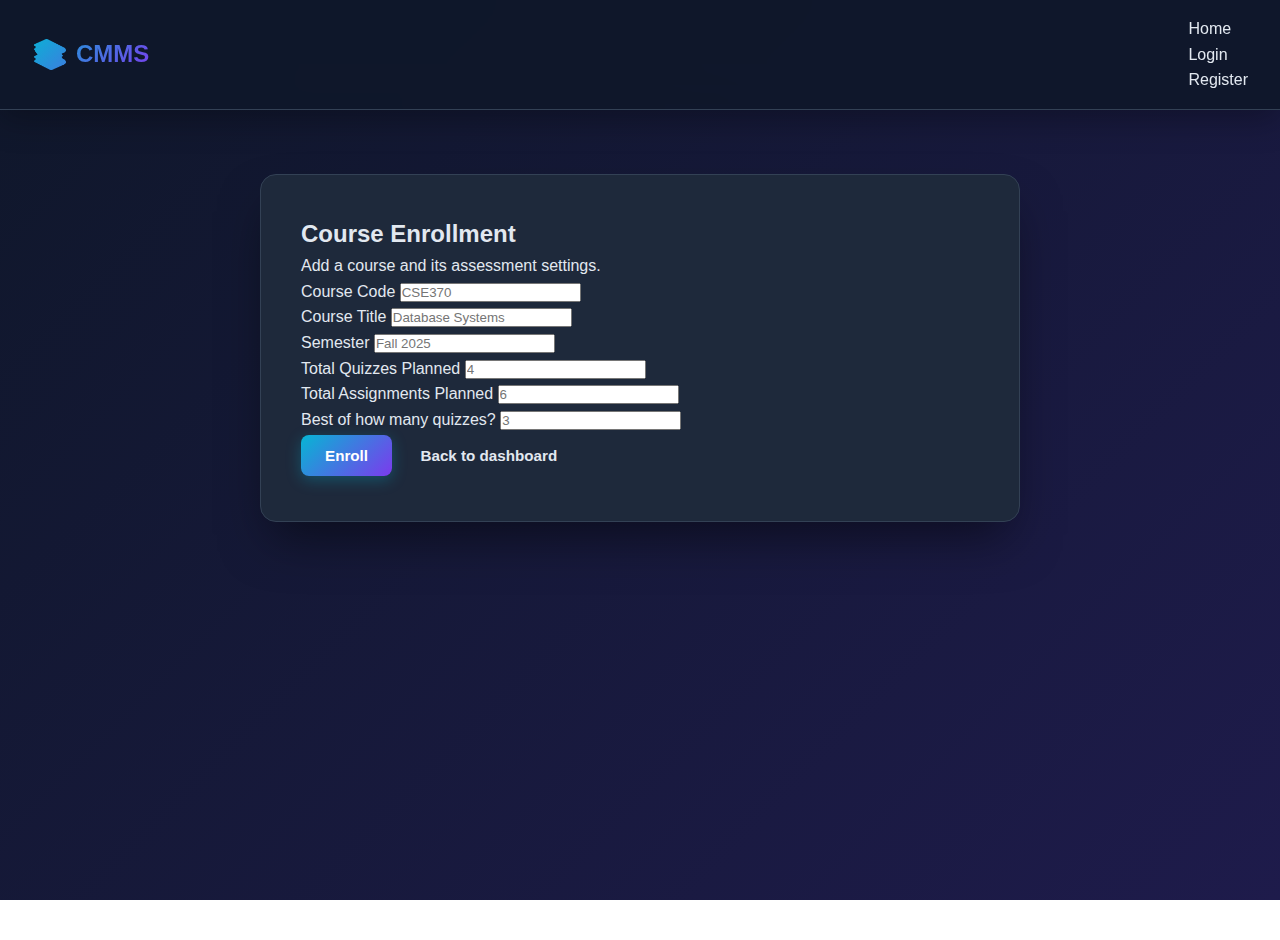
<file: enroll.html>
<!DOCTYPE html>
<html>
<head>
  <title>Enroll in Course</title>
  <link rel="stylesheet" href="assets/style.css">
</head>

<body>
  <header>
    <div class="header-container">
      <a href="index.html" class="logo">CMMS</a>
      <nav>
        <ul class="nav-links">
          <li><a href="index.html">Home</a></li>
          <li><a href="login.html">Login</a></li>
          <li><a href="register.html">Register</a></li>
        </ul>
      </nav>
    </div>
  </header>

  <main class="container">
    <section style="padding:32px 0">
      <div class="auth-card" style="max-width:760px; margin:0 auto">
        <h2>Course Enrollment</h2>
        <p class="sub">Add a course and its assessment settings.</p>
        <form method="POST" action="backend/enroll.php" novalidate>
          <div class="form-row">
            <label for="course_code">Course Code</label>
            <input id="course_code" type="text" name="course_code" placeholder="CSE370" required>
          </div>
          <div class="form-row">
            <label for="course_title">Course Title</label>
            <input id="course_title" type="text" name="course_title" placeholder="Database Systems">
          </div>
          <div class="form-row">
            <label for="semester">Semester</label>
            <input id="semester" type="text" name="semester" placeholder="Fall 2025" required>
          </div>
          <div class="form-row">
            <label for="total_quiz">Total Quizzes Planned</label>
            <input id="total_quiz" type="number" name="total_quiz" min="0" placeholder="4" required>
          </div>
          <div class="form-row">
            <label for="total_assignment">Total Assignments Planned</label>
            <input id="total_assignment" type="number" name="total_assignment" min="0" placeholder="6" required>
          </div>
          <div class="form-row">
            <label for="best_of_quiz">Best of how many quizzes?</label>
            <input id="best_of_quiz" type="number" name="best_of_quiz" min="1" placeholder="3" required>
          </div>

          <div class="auth-actions">
            <button class="btn btn-primary" type="submit">Enroll</button>
            <a class="btn btn-ghost" href="student-dashboard.php">Back to dashboard</a>
          </div>
        </form>
      </div>
    </section>
  </main>
</body>

</html>
</file>
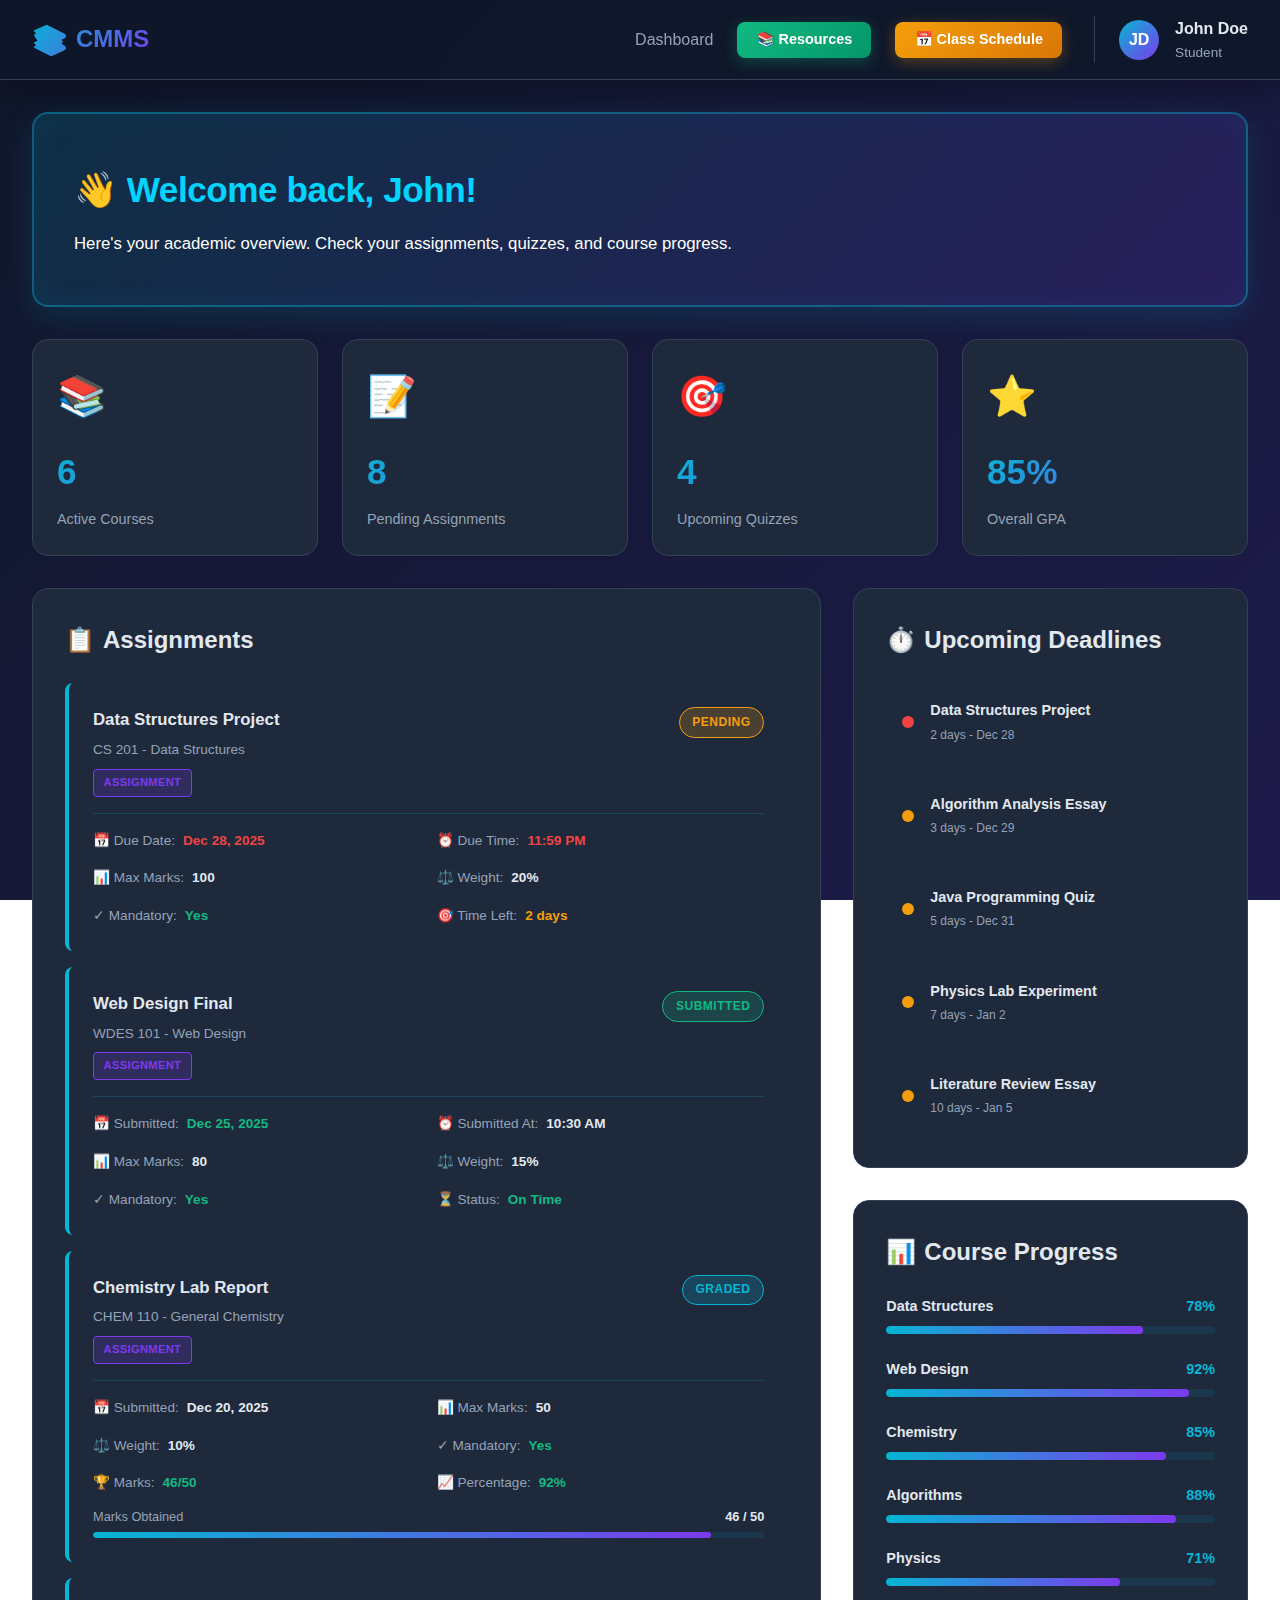
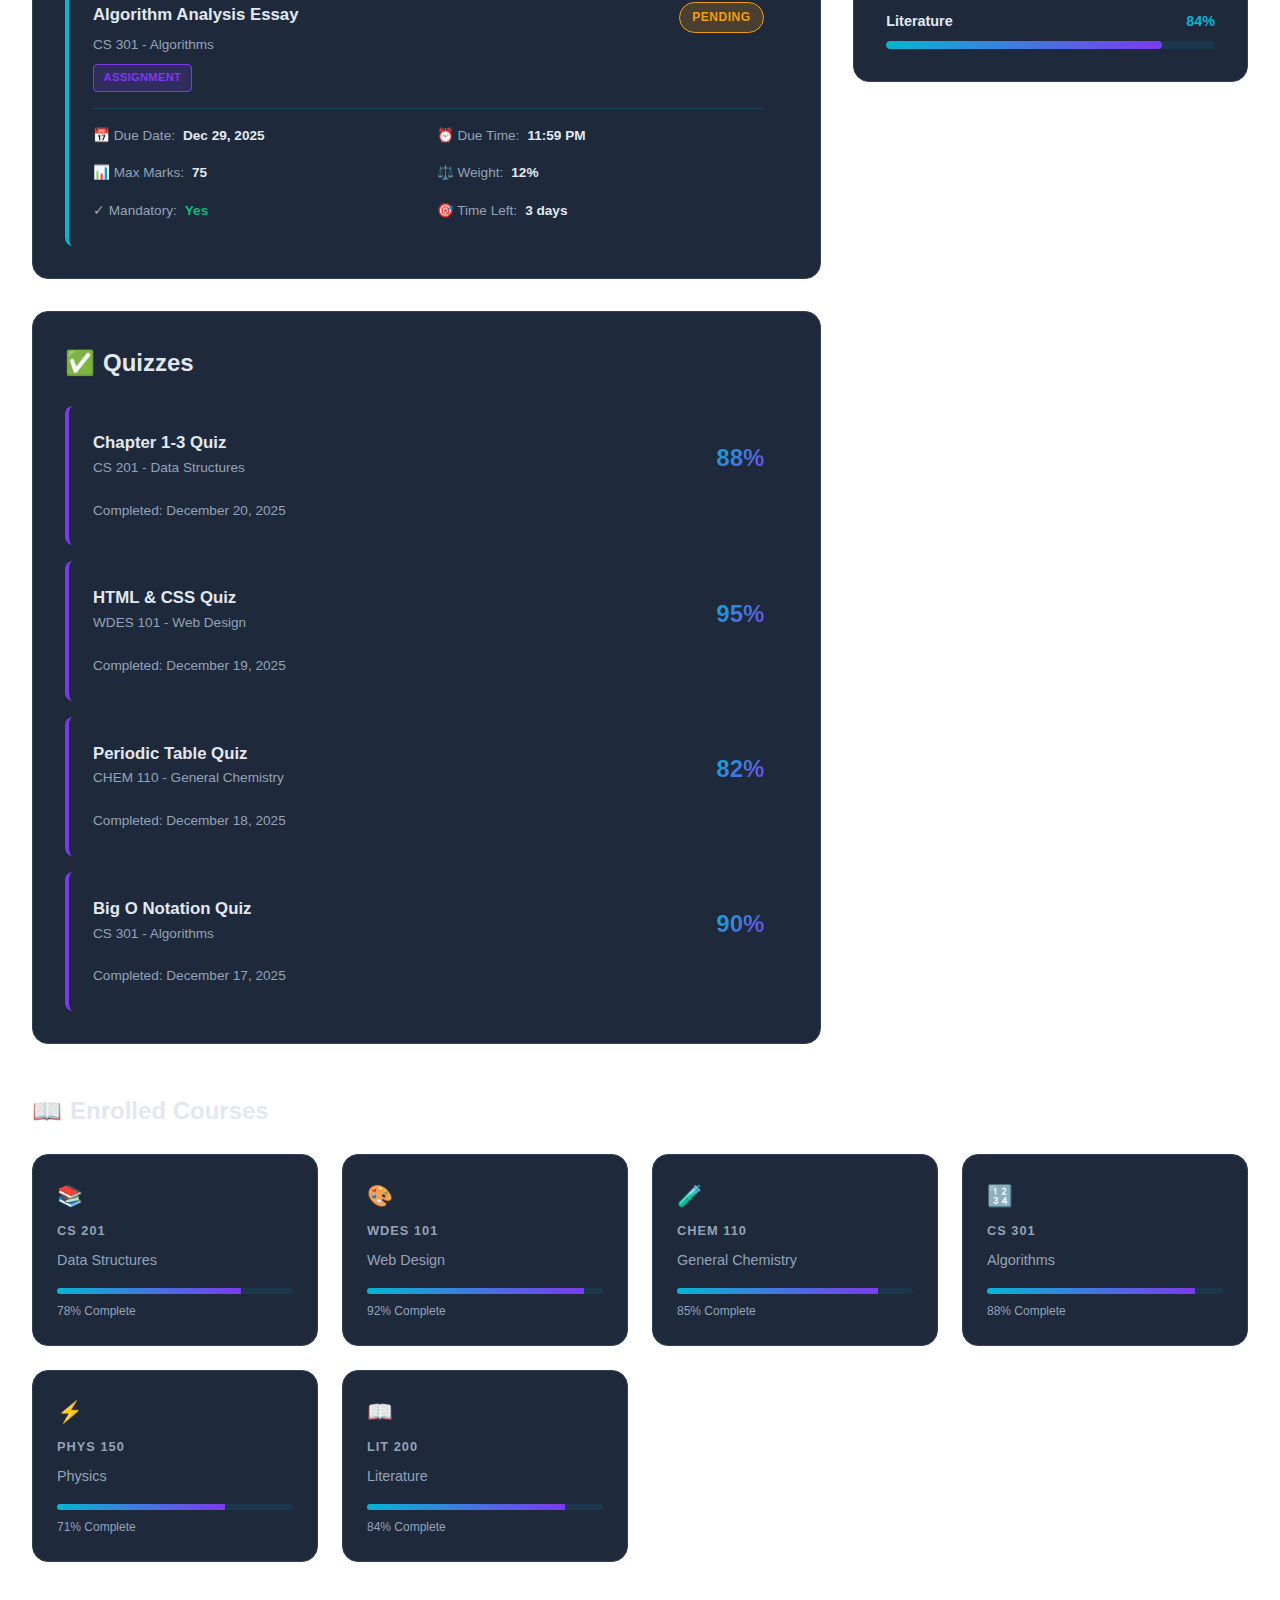
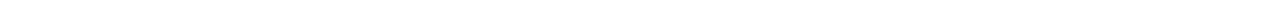
<file: student.html>
<!DOCTYPE html>
<html lang="en">
<head>
    <meta charset="UTF-8">
    <meta name="viewport" content="width=device-width, initial-scale=1.0">
    <title>Student Dashboard - CMMS</title>
    <style>
        * {
            margin: 0;
            padding: 0;
            box-sizing: border-box;
        }

        :root {
            --bg-dark: #0f172a;
            --bg-darker: #020617;
            --bg-card: #1e293b;
            --primary-cyan: #06b6d4;
            --primary-cyan-bright: #00d4ff;
            --purple-accent: #7c3aed;
            --purple-light: #a855f7;
            --text-light: #e2e8f0;
            --text-muted: #94a3b8;
            --border-color: #334155;
            --success: #10b981;
            --warning: #f59e0b;
            --error: #ef4444;
            --border-radius: 16px;
            --transition: all 0.3s cubic-bezier(0.4, 0, 0.2, 1);
        }

        body {
            font-family: 'Segoe UI', Tahoma, Geneva, Verdana, sans-serif;
            line-height: 1.6;
            color: var(--text-light);
            background: linear-gradient(135deg, #0f172a 0%, #1e1b4b 100%);
            background-attachment: fixed;
            min-height: 100vh;
            overflow-x: hidden;
        }

        /* ===== HEADER ===== */
        header {
            background: rgba(15, 23, 42, 0.95);
            backdrop-filter: blur(20px);
            box-shadow: 0 8px 32px rgba(0, 0, 0, 0.3);
            padding: 1rem 0;
            border-bottom: 1px solid var(--border-color);
            position: sticky;
            top: 0;
            z-index: 100;
        }

        .header-container {
            max-width: 1400px;
            margin: 0 auto;
            padding: 0 2rem;
            display: flex;
            justify-content: space-between;
            align-items: center;
        }

        .logo {
            font-size: 1.5rem;
            font-weight: 700;
            background: linear-gradient(135deg, var(--primary-cyan), var(--purple-accent));
            -webkit-background-clip: text;
            -webkit-text-fill-color: transparent;
            background-clip: text;
            display: flex;
            align-items: center;
            gap: 0.5rem;
            cursor: pointer;
            transition: var(--transition);
        }

        .logo:hover {
            transform: translateY(-2px);
        }

        .logo::before {
            content: "📚";
            font-size: 1.8rem;
            background: none;
            -webkit-text-fill-color: unset;
        }

        .header-right {
            display: flex;
            align-items: center;
            gap: 2rem;
        }

        .header-nav {
            display: flex;
            align-items: center;
            gap: 1.5rem;
        }

        .header-nav a {
            color: var(--text-muted);
            text-decoration: none;
            font-weight: 500;
            transition: var(--transition);
            position: relative;
        }

        .header-nav a:hover {
            color: var(--primary-cyan);
        }

        .nav-btn {
            padding: 0.6rem 1.2rem;
            background: linear-gradient(135deg, var(--primary-cyan), var(--purple-accent));
            color: white;
            border: none;
            border-radius: 8px;
            font-weight: 600;
            cursor: pointer;
            transition: var(--transition);
            font-size: 0.9rem;
            display: flex;
            align-items: center;
            gap: 0.4rem;
            box-shadow: 0 4px 15px rgba(6, 182, 212, 0.3);
            position: relative;
            overflow: hidden;
        }

        .nav-btn::before {
            content: '';
            position: absolute;
            top: 0;
            left: -100%;
            width: 100%;
            height: 100%;
            background: linear-gradient(90deg, transparent, rgba(255, 255, 255, 0.2), transparent);
            transition: left 0.5s ease;
        }

        .nav-btn:hover {
            transform: translateY(-3px);
            box-shadow: 0 8px 25px rgba(6, 182, 212, 0.5);
        }

        .nav-btn:hover::before {
            left: 100%;
        }

        .resources-btn {
            padding: 0.6rem 1.2rem;
            background: linear-gradient(135deg, #10b981, #059669);
            color: white;
            border: none;
            border-radius: 8px;
            font-weight: 600;
            cursor: pointer;
            transition: var(--transition);
            font-size: 0.9rem;
            display: flex;
            align-items: center;
            gap: 0.4rem;
            box-shadow: 0 4px 15px rgba(16, 185, 129, 0.3);
            position: relative;
            overflow: hidden;
        }

        .resources-btn::before {
            content: '';
            position: absolute;
            top: 0;
            left: -100%;
            width: 100%;
            height: 100%;
            background: linear-gradient(90deg, transparent, rgba(255, 255, 255, 0.2), transparent);
            transition: left 0.5s ease;
        }

        .resources-btn:hover {
            transform: translateY(-3px);
            box-shadow: 0 8px 25px rgba(16, 185, 129, 0.5);
        }

        .resources-btn:hover::before {
            left: 100%;
        }

        .schedule-btn {
            padding: 0.6rem 1.2rem;
            background: linear-gradient(135deg, #f59e0b, #d97706);
            color: white;
            border: none;
            border-radius: 8px;
            font-weight: 600;
            cursor: pointer;
            transition: var(--transition);
            font-size: 0.9rem;
            display: flex;
            align-items: center;
            gap: 0.4rem;
            box-shadow: 0 4px 15px rgba(245, 158, 11, 0.3);
            position: relative;
            overflow: hidden;
        }

        .schedule-btn::before {
            content: '';
            position: absolute;
            top: 0;
            left: -100%;
            width: 100%;
            height: 100%;
            background: linear-gradient(90deg, transparent, rgba(255, 255, 255, 0.2), transparent);
            transition: left 0.5s ease;
        }

        .schedule-btn:hover {
            transform: translateY(-3px);
            box-shadow: 0 8px 25px rgba(245, 158, 11, 0.5);
        }

        .schedule-btn:hover::before {
            left: 100%;
        }

        .user-profile {
            display: flex;
            align-items: center;
            gap: 1rem;
            padding-left: 1.5rem;
            border-left: 1px solid var(--border-color);
        }

        .user-avatar {
            width: 40px;
            height: 40px;
            background: linear-gradient(135deg, var(--primary-cyan), var(--purple-accent));
            border-radius: 50%;
            display: flex;
            align-items: center;
            justify-content: center;
            font-weight: bold;
            cursor: pointer;
            transition: var(--transition);
            color: white;
        }

        .user-avatar:hover {
            transform: scale(1.1);
            box-shadow: 0 0 15px rgba(6, 182, 212, 0.4);
        }

        .user-info p {
            font-size: 0.85rem;
            color: var(--text-muted);
        }

        .user-info span {
            display: block;
            font-weight: 600;
            color: var(--text-light);
        }

        /* ===== MAIN CONTENT ===== */
        main {
            max-width: 1400px;
            margin: 0 auto;
            padding: 2rem;
        }

        /* Welcome Section */
        .welcome-section {
            background: linear-gradient(135deg, rgba(6, 182, 212, 0.15), rgba(124, 58, 237, 0.15));
            border: 2px solid rgba(6, 182, 212, 0.4);
            border-radius: var(--border-radius);
            padding: 3rem 2.5rem;
            margin-bottom: 2rem;
            animation: slideInUp 0.6s ease-out;
            box-shadow: 0 10px 30px rgba(6, 182, 212, 0.15), inset 0 0 30px rgba(6, 182, 212, 0.08);
        }

        @keyframes slideInUp {
            from {
                opacity: 0;
                transform: translateY(20px);
            }
            to {
                opacity: 1;
                transform: translateY(0);
            }
        }

        .welcome-section h1 {
            font-size: 2.2rem;
            margin-bottom: 0.8rem;
            color: #ffffff;
            font-weight: 800;
            letter-spacing: -0.5px;
        }

        .welcome-section h1 span {
            color: var(--primary-cyan-bright);
            font-weight: 800;
        }

        .welcome-section p {
            color: #ffffff;
            font-size: 1.05rem;
            font-weight: 500;
            opacity: 1;
            line-height: 1.5;
        }

        /* Stats Grid */
        .stats-grid {
            display: grid;
            grid-template-columns: repeat(auto-fit, minmax(250px, 1fr));
            gap: 1.5rem;
            margin-bottom: 2rem;
        }

        .stat-card {
            background: var(--bg-card);
            border: 1px solid var(--border-color);
            border-radius: var(--border-radius);
            padding: 1.5rem;
            transition: var(--transition);
            position: relative;
            overflow: hidden;
            animation: slideInUp 0.6s ease-out;
        }

        .stat-card:nth-child(2) {
            animation-delay: 0.1s;
        }

        .stat-card:nth-child(3) {
            animation-delay: 0.2s;
        }

        .stat-card:nth-child(4) {
            animation-delay: 0.3s;
        }

        .stat-card::before {
            content: '';
            position: absolute;
            top: 0;
            left: 0;
            right: 0;
            height: 3px;
            background: linear-gradient(90deg, var(--primary-cyan), var(--purple-accent));
            transform: scaleX(0);
            transform-origin: left;
            transition: var(--transition);
        }

        .stat-card:hover {
            transform: translateY(-5px);
            border-color: var(--primary-cyan);
            box-shadow: 0 10px 30px rgba(6, 182, 212, 0.2);
        }

        .stat-card:hover::before {
            transform: scaleX(1);
        }

        .stat-icon {
            font-size: 2.5rem;
            margin-bottom: 1rem;
        }

        .stat-value {
            font-size: 2.2rem;
            font-weight: 800;
            background: linear-gradient(135deg, var(--primary-cyan), var(--purple-accent));
            -webkit-background-clip: text;
            -webkit-text-fill-color: transparent;
            background-clip: text;
            margin-bottom: 0.5rem;
        }

        .stat-label {
            font-size: 0.9rem;
            color: var(--text-muted);
            font-weight: 500;
        }

        /* Content Grid */
        .content-grid {
            display: grid;
            grid-template-columns: 2fr 1fr;
            gap: 2rem;
            margin-bottom: 2rem;
        }

        /* Section Title */
        .section-title {
            font-size: 1.5rem;
            font-weight: 700;
            color: var(--text-light);
            margin-bottom: 1.5rem;
            display: flex;
            align-items: center;
            gap: 0.5rem;
        }

        /* Assignments Section */
        .assignments-section {
            background: var(--bg-card);
            border: 1px solid var(--border-color);
            border-radius: var(--border-radius);
            padding: 2rem;
            animation: slideInUp 0.6s ease-out 0.1s both;
        }

        .assignment-item {
            background: rgba(30, 41, 59, 0.5);
            border-left: 4px solid var(--primary-cyan);
            padding: 1.5rem;
            margin-bottom: 1rem;
            border-radius: 8px;
            transition: var(--transition);
            cursor: pointer;
            position: relative;
            overflow: hidden;
        }

        .assignment-item::before {
            content: '';
            position: absolute;
            top: 0;
            left: -100%;
            width: 100%;
            height: 100%;
            background: linear-gradient(90deg, transparent, rgba(6, 182, 212, 0.15), transparent);
            transition: left 0.6s ease;
            pointer-events: none;
            z-index: 0;
        }

        .assignment-item::after {
            content: '';
            position: absolute;
            top: 0;
            left: 0;
            right: 0;
            height: 1px;
            background: linear-gradient(90deg, transparent, var(--primary-cyan), transparent);
            opacity: 0;
            transition: opacity 0.3s ease;
        }

        .assignment-item:last-child {
            margin-bottom: 0;
        }

        .assignment-item:hover {
            background: rgba(30, 41, 59, 0.95);
            transform: translateX(8px) translateY(-3px);
            box-shadow: 0 15px 40px rgba(6, 182, 212, 0.3), inset 0 0 20px rgba(6, 182, 212, 0.08);
            border-left-width: 6px;
            border-left-color: var(--primary-cyan-bright);
        }

        .assignment-item:hover::before {
            left: 100%;
        }

        .assignment-item:hover::after {
            opacity: 1;
        }

        .assignment-header {
            display: flex;
            justify-content: space-between;
            align-items: start;
            margin-bottom: 1rem;
            position: relative;
            z-index: 1;
        }

        .assignment-title-section {
            flex: 1;
        }

        .assignment-title {
            font-weight: 600;
            color: var(--text-light);
            font-size: 1.05rem;
            margin-bottom: 0.3rem;
        }

        .assignment-course {
            font-size: 0.85rem;
            color: var(--text-muted);
        }

        .assignment-status {
            padding: 0.3rem 0.8rem;
            border-radius: 20px;
            font-size: 0.75rem;
            font-weight: 600;
            text-transform: uppercase;
            letter-spacing: 0.5px;
            transition: var(--transition);
        }

        .assignment-item:hover .assignment-status {
            transform: scale(1.05);
            box-shadow: 0 4px 12px rgba(6, 182, 212, 0.3);
        }

        .status-pending {
            background: rgba(245, 158, 11, 0.2);
            color: var(--warning);
            border: 1px solid var(--warning);
        }

        .status-submitted {
            background: rgba(16, 185, 129, 0.2);
            color: var(--success);
            border: 1px solid var(--success);
        }

        .status-graded {
            background: rgba(6, 182, 212, 0.2);
            color: var(--primary-cyan);
            border: 1px solid var(--primary-cyan);
        }

        /* Assignment Type Badge */
        .assignment-type {
            display: inline-block;
            padding: 0.25rem 0.6rem;
            border-radius: 4px;
            font-size: 0.7rem;
            font-weight: 600;
            text-transform: uppercase;
            letter-spacing: 0.3px;
            margin-top: 0.5rem;
            background: rgba(124, 58, 237, 0.2);
            color: var(--purple-accent);
            border: 1px solid var(--purple-accent);
            transition: var(--transition);
        }

        .assignment-item:hover .assignment-type {
            background: rgba(124, 58, 237, 0.4);
            box-shadow: 0 0 10px rgba(124, 58, 237, 0.3);
        }

        /* Assignment Details Grid */
        .assignment-details {
            display: grid;
            grid-template-columns: repeat(2, 1fr);
            gap: 1rem;
            margin-top: 1rem;
            padding-top: 1rem;
            border-top: 1px solid rgba(6, 182, 212, 0.2);
            font-size: 0.85rem;
            position: relative;
            z-index: 1;
        }

        .detail-item {
            display: flex;
            align-items: center;
            gap: 0.5rem;
            transition: var(--transition);
        }

        .assignment-item:hover .detail-item {
            color: var(--primary-cyan);
        }

        .detail-label {
            color: var(--text-muted);
            font-weight: 500;
            transition: var(--transition);
        }

        .assignment-item:hover .detail-label {
            color: var(--primary-cyan-bright);
        }

        .detail-value {
            color: var(--text-light);
            font-weight: 600;
        }

        .detail-value.urgent {
            color: var(--error);
            transition: var(--transition);
        }

        .assignment-item:hover .detail-value.urgent {
            text-shadow: 0 0 8px rgba(239, 68, 68, 0.5);
        }

        .detail-value.success {
            color: var(--success);
        }

        .detail-value.warning {
            color: var(--warning);
        }

        /* Progress Bar for Marks */
        .marks-progress {
            margin-top: 0.8rem;
            position: relative;
            z-index: 1;
        }

        .marks-label {
            display: flex;
            justify-content: space-between;
            font-size: 0.8rem;
            margin-bottom: 0.3rem;
            color: var(--text-muted);
        }

        .marks-bar {
            height: 6px;
            background: rgba(6, 182, 212, 0.1);
            border-radius: 3px;
            overflow: hidden;
            transition: var(--transition);
        }

        .assignment-item:hover .marks-bar {
            background: rgba(6, 182, 212, 0.2);
            box-shadow: 0 0 10px rgba(6, 182, 212, 0.2);
        }

        .marks-fill {
            height: 100%;
            background: linear-gradient(90deg, var(--primary-cyan), var(--purple-accent));
            border-radius: 3px;
            transition: width 0.3s ease;
        }

        /* Quizzes Section */
        .quizzes-section {
            background: var(--bg-card);
            border: 1px solid var(--border-color);
            border-radius: var(--border-radius);
            padding: 2rem;
            animation: slideInUp 0.6s ease-out 0.2s both;
        }

        .quiz-item {
            background: rgba(30, 41, 59, 0.5);
            border-left: 4px solid var(--purple-accent);
            padding: 1.5rem;
            margin-bottom: 1rem;
            border-radius: 8px;
            transition: var(--transition);
            cursor: pointer;
            position: relative;
            overflow: hidden;
        }

        .quiz-item::before {
            content: '';
            position: absolute;
            top: 0;
            left: -100%;
            width: 100%;
            height: 100%;
            background: linear-gradient(90deg, transparent, rgba(124, 58, 237, 0.15), transparent);
            transition: left 0.6s ease;
            pointer-events: none;
            z-index: 0;
        }

        .quiz-item::after {
            content: '';
            position: absolute;
            top: 0;
            left: 0;
            right: 0;
            height: 1px;
            background: linear-gradient(90deg, transparent, var(--purple-accent), transparent);
            opacity: 0;
            transition: opacity 0.3s ease;
        }

        .quiz-item:last-child {
            margin-bottom: 0;
        }

        .quiz-item:hover {
            background: rgba(30, 41, 59, 0.95);
            transform: translateX(8px) translateY(-3px);
            box-shadow: 0 15px 40px rgba(124, 58, 237, 0.3), inset 0 0 20px rgba(124, 58, 237, 0.08);
            border-left-width: 6px;
            border-left-color: var(--purple-light);
        }

        .quiz-item:hover::before {
            left: 100%;
        }

        .quiz-item:hover::after {
            opacity: 1;
        }

        .quiz-header {
            display: flex;
            justify-content: space-between;
            align-items: center;
            margin-bottom: 0.8rem;
            position: relative;
            z-index: 1;
        }

        .quiz-title {
            font-weight: 600;
            color: var(--text-light);
            font-size: 1.05rem;
            transition: var(--transition);
        }

        .quiz-item:hover .quiz-title {
            color: var(--purple-light);
        }

        .quiz-score {
            font-size: 1.5rem;
            font-weight: 700;
            background: linear-gradient(135deg, var(--primary-cyan), var(--purple-accent));
            -webkit-background-clip: text;
            -webkit-text-fill-color: transparent;
            background-clip: text;
            transition: var(--transition);
        }

        .quiz-item:hover .quiz-score {
            transform: scale(1.1);
            filter: brightness(1.2);
        }

        .quiz-course {
            font-size: 0.85rem;
            color: var(--text-muted);
            margin-bottom: 0.5rem;
            transition: var(--transition);
            position: relative;
            z-index: 1;
        }

        .quiz-item:hover .quiz-course {
            color: var(--primary-cyan);
        }

        .quiz-date {
            font-size: 0.85rem;
            color: var(--text-muted);
            transition: var(--transition);
            position: relative;
            z-index: 1;
        }

        .quiz-item:hover .quiz-date {
            color: var(--text-light);
        }

        /* Deadlines Section */
        .deadlines-section {
            background: var(--bg-card);
            border: 1px solid var(--border-color);
            border-radius: var(--border-radius);
            padding: 2rem;
            animation: slideInUp 0.6s ease-out 0.2s both;
        }

        .deadline-item {
            display: flex;
            align-items: center;
            gap: 1rem;
            padding: 1rem;
            background: rgba(30, 41, 59, 0.5);
            border-radius: 8px;
            margin-bottom: 1rem;
            transition: var(--transition);
        }

        .deadline-item:last-child {
            margin-bottom: 0;
        }

        .deadline-item:hover {
            background: rgba(30, 41, 59, 0.8);
        }

        .deadline-indicator {
            width: 12px;
            height: 12px;
            border-radius: 50%;
            flex-shrink: 0;
        }

        .deadline-indicator.soon {
            background: var(--error);
            animation: pulse 2s ease-in-out infinite;
        }

        .deadline-indicator.upcoming {
            background: var(--warning);
        }

        .deadline-info {
            flex: 1;
        }

        .deadline-task {
            font-weight: 600;
            color: var(--text-light);
            font-size: 0.9rem;
            margin-bottom: 0.2rem;
        }

        .deadline-time {
            font-size: 0.75rem;
            color: var(--text-muted);
        }

        @keyframes pulse {
            0%, 100% { opacity: 1; }
            50% { opacity: 0.5; }
        }

        /* Progress Section */
        .progress-section {
            background: var(--bg-card);
            border: 1px solid var(--border-color);
            border-radius: var(--border-radius);
            padding: 2rem;
            animation: slideInUp 0.6s ease-out 0.3s both;
        }

        .progress-item {
            margin-bottom: 1.5rem;
        }

        .progress-item:last-child {
            margin-bottom: 0;
        }

        .progress-label {
            display: flex;
            justify-content: space-between;
            margin-bottom: 0.5rem;
            font-size: 0.9rem;
        }

        .progress-name {
            font-weight: 600;
            color: var(--text-light);
        }

        .progress-percent {
            color: var(--primary-cyan);
            font-weight: 700;
        }

        .progress-bar {
            height: 8px;
            background: rgba(6, 182, 212, 0.1);
            border-radius: 4px;
            overflow: hidden;
        }

        .progress-fill {
            height: 100%;
            background: linear-gradient(90deg, var(--primary-cyan), var(--purple-accent));
            border-radius: 4px;
            transition: width 0.5s ease;
        }

        /* Courses Grid */
        .courses-grid {
            display: grid;
            grid-template-columns: repeat(auto-fill, minmax(250px, 1fr));
            gap: 1.5rem;
            margin-bottom: 2rem;
        }

        .course-card {
            background: var(--bg-card);
            border: 1px solid var(--border-color);
            border-radius: var(--border-radius);
            padding: 1.5rem;
            cursor: pointer;
            transition: var(--transition);
            animation: slideInUp 0.6s ease-out;
        }

        .course-card:nth-child(2) {
            animation-delay: 0.1s;
        }

        .course-card:nth-child(3) {
            animation-delay: 0.2s;
        }

        .course-card:nth-child(4) {
            animation-delay: 0.3s;
        }

        .course-header {
            font-size: 1.3rem;
            margin-bottom: 0.5rem;
        }

        .course-code {
            font-size: 0.8rem;
            color: var(--text-muted);
            margin-bottom: 0.5rem;
            text-transform: uppercase;
            letter-spacing: 1px;
            font-weight: 600;
        }

        .course-instructor {
            font-size: 0.9rem;
            color: var(--text-muted);
            margin-bottom: 1rem;
        }

        .course-progress {
            height: 6px;
            background: rgba(6, 182, 212, 0.1);
            border-radius: 3px;
            overflow: hidden;
            margin-bottom: 0.5rem;
        }

        .course-progress-fill {
            height: 100%;
            background: linear-gradient(90deg, var(--primary-cyan), var(--purple-accent));
        }

        .course-percent {
            font-size: 0.75rem;
            color: var(--text-muted);
        }

        .course-card:hover {
            transform: translateY(-5px);
            border-color: var(--primary-cyan);
            box-shadow: 0 10px 30px rgba(6, 182, 212, 0.2);
        }

        /* Button */
        .btn {
            padding: 0.75rem 1.5rem;
            background: linear-gradient(135deg, var(--primary-cyan), var(--purple-accent));
            color: white;
            border: none;
            border-radius: 8px;
            font-weight: 600;
            cursor: pointer;
            transition: var(--transition);
            font-size: 0.9rem;
        }

        .btn:hover {
            transform: translateY(-2px);
            box-shadow: 0 10px 25px rgba(6, 182, 212, 0.3);
        }

        /* Responsive */
        @media (max-width: 1024px) {
            .content-grid {
                grid-template-columns: 1fr;
            }

            main {
                padding: 1.5rem;
            }

            .stats-grid {
                grid-template-columns: repeat(2, 1fr);
            }

            .assignment-details {
                grid-template-columns: 1fr;
            }
        }

        @media (max-width: 768px) {
            .header-container {
                flex-wrap: wrap;
                gap: 1rem;
            }

            .header-right {
                gap: 1rem;
                order: 3;
                width: 100%;
            }

            .header-nav {
                flex-wrap: wrap;
                justify-content: center;
                width: 100%;
                gap: 0.8rem;
            }

            .nav-btn,
            .resources-btn,
            .schedule-btn {
                padding: 0.5rem 1rem;
                font-size: 0.8rem;
            }

            .stats-grid {
                grid-template-columns: 1fr;
            }

            .courses-grid {
                grid-template-columns: 1fr;
            }

            .user-profile {
                border-left: none;
                border-top: 1px solid var(--border-color);
                padding-left: 0;
                padding-top: 1rem;
                width: 100%;
            }

            .welcome-section h1 {
                font-size: 1.5rem;
            }

            .welcome-section p {
                font-size: 0.95rem;
            }

            .assignment-header {
                flex-direction: column;
                align-items: flex-start;
            }

            .assignment-status {
                align-self: flex-end;
            }
        }
    </style>
</head>
<body>
    <!-- HEADER -->
    <header>
        <div class="header-container">
            <a href="index.html" class="logo">CMMS</a>
            <div class="header-right">
                <nav class="header-nav">
                    <a href="student.html">Dashboard</a>
                    <button class="resources-btn" onclick="window.location.href='study-material.html';">
                        📚 Resources
                    </button>
                    <button class="schedule-btn" onclick="window.location.href='class_schedule.html';">
                        📅 Class Schedule
                    </button>
                </nav>
                <div class="user-profile">
                    <div class="user-avatar">JD</div>
                    <div class="user-info">
                        <span>John Doe</span>
                        <p>Student</p>
                    </div>
                </div>
            </div>
        </div>
    </header>

    <!-- MAIN CONTENT -->
    <main>
        <!-- Welcome Section -->
        <div class="welcome-section">
            <h1>👋 <span>Welcome back, John!</span></h1>
            <p>Here's your academic overview. Check your assignments, quizzes, and course progress.</p>
        </div>

        <!-- Stats Grid -->
        <div class="stats-grid">
            <div class="stat-card">
                <div class="stat-icon">📚</div>
                <div class="stat-value">6</div>
                <div class="stat-label">Active Courses</div>
            </div>
            <div class="stat-card">
                <div class="stat-icon">📝</div>
                <div class="stat-value">8</div>
                <div class="stat-label">Pending Assignments</div>
            </div>
            <div class="stat-card">
                <div class="stat-icon">🎯</div>
                <div class="stat-value">4</div>
                <div class="stat-label">Upcoming Quizzes</div>
            </div>
            <div class="stat-card">
                <div class="stat-icon">⭐</div>
                <div class="stat-value">85%</div>
                <div class="stat-label">Overall GPA</div>
            </div>
        </div>

        <!-- Content Grid -->
        <div class="content-grid">
            <!-- Left Column -->
            <div>
                <!-- Assignments Section -->
                <div class="assignments-section">
                    <div class="section-title">
                        <span>📋</span>
                        Assignments
                    </div>
                    
                    <!-- Assignment 1 -->
                    <div class="assignment-item">
                        <div class="assignment-header">
                            <div class="assignment-title-section">
                                <div class="assignment-title">Data Structures Project</div>
                                <div class="assignment-course">CS 201 - Data Structures</div>
                                <span class="assignment-type">assignment</span>
                            </div>
                            <span class="assignment-status status-pending">Pending</span>
                        </div>
                        <div class="assignment-details">
                            <div class="detail-item">
                                <span class="detail-label">📅 Due Date:</span>
                                <span class="detail-value urgent">Dec 28, 2025</span>
                            </div>
                            <div class="detail-item">
                                <span class="detail-label">⏰ Due Time:</span>
                                <span class="detail-value urgent">11:59 PM</span>
                            </div>
                            <div class="detail-item">
                                <span class="detail-label">📊 Max Marks:</span>
                                <span class="detail-value">100</span>
                            </div>
                            <div class="detail-item">
                                <span class="detail-label">⚖️ Weight:</span>
                                <span class="detail-value">20%</span>
                            </div>
                            <div class="detail-item">
                                <span class="detail-label">✓ Mandatory:</span>
                                <span class="detail-value success">Yes</span>
                            </div>
                            <div class="detail-item">
                                <span class="detail-label">🎯 Time Left:</span>
                                <span class="detail-value warning">2 days</span>
                            </div>
                        </div>
                    </div>

                    <!-- Assignment 2 -->
                    <div class="assignment-item">
                        <div class="assignment-header">
                            <div class="assignment-title-section">
                                <div class="assignment-title">Web Design Final</div>
                                <div class="assignment-course">WDES 101 - Web Design</div>
                                <span class="assignment-type">assignment</span>
                            </div>
                            <span class="assignment-status status-submitted">Submitted</span>
                        </div>
                        <div class="assignment-details">
                            <div class="detail-item">
                                <span class="detail-label">📅 Submitted:</span>
                                <span class="detail-value success">Dec 25, 2025</span>
                            </div>
                            <div class="detail-item">
                                <span class="detail-label">⏰ Submitted At:</span>
                                <span class="detail-value">10:30 AM</span>
                            </div>
                            <div class="detail-item">
                                <span class="detail-label">📊 Max Marks:</span>
                                <span class="detail-value">80</span>
                            </div>
                            <div class="detail-item">
                                <span class="detail-label">⚖️ Weight:</span>
                                <span class="detail-value">15%</span>
                            </div>
                            <div class="detail-item">
                                <span class="detail-label">✓ Mandatory:</span>
                                <span class="detail-value success">Yes</span>
                            </div>
                            <div class="detail-item">
                                <span class="detail-label">⏳ Status:</span>
                                <span class="detail-value success">On Time</span>
                            </div>
                        </div>
                    </div>

                    <!-- Assignment 3 -->
                    <div class="assignment-item">
                        <div class="assignment-header">
                            <div class="assignment-title-section">
                                <div class="assignment-title">Chemistry Lab Report</div>
                                <div class="assignment-course">CHEM 110 - General Chemistry</div>
                                <span class="assignment-type">assignment</span>
                            </div>
                            <span class="assignment-status status-graded">Graded</span>
                        </div>
                        <div class="assignment-details">
                            <div class="detail-item">
                                <span class="detail-label">📅 Submitted:</span>
                                <span class="detail-value">Dec 20, 2025</span>
                            </div>
                            <div class="detail-item">
                                <span class="detail-label">📊 Max Marks:</span>
                                <span class="detail-value">50</span>
                            </div>
                            <div class="detail-item">
                                <span class="detail-label">⚖️ Weight:</span>
                                <span class="detail-value">10%</span>
                            </div>
                            <div class="detail-item">
                                <span class="detail-label">✓ Mandatory:</span>
                                <span class="detail-value success">Yes</span>
                            </div>
                            <div class="detail-item">
                                <span class="detail-label">🏆 Marks:</span>
                                <span class="detail-value success">46/50</span>
                            </div>
                            <div class="detail-item">
                                <span class="detail-label">📈 Percentage:</span>
                                <span class="detail-value success">92%</span>
                            </div>
                        </div>
                        <div class="marks-progress">
                            <div class="marks-label">
                                <span>Marks Obtained</span>
                                <span class="detail-value">46 / 50</span>
                            </div>
                            <div class="marks-bar">
                                <div class="marks-fill" style="width: 92%"></div>
                            </div>
                        </div>
                    </div>

                    <!-- Assignment 4 -->
                    <div class="assignment-item">
                        <div class="assignment-header">
                            <div class="assignment-title-section">
                                <div class="assignment-title">Algorithm Analysis Essay</div>
                                <div class="assignment-course">CS 301 - Algorithms</div>
                                <span class="assignment-type">assignment</span>
                            </div>
                            <span class="assignment-status status-pending">Pending</span>
                        </div>
                        <div class="assignment-details">
                            <div class="detail-item">
                                <span class="detail-label">📅 Due Date:</span>
                                <span class="detail-value">Dec 29, 2025</span>
                            </div>
                            <div class="detail-item">
                                <span class="detail-label">⏰ Due Time:</span>
                                <span class="detail-value">11:59 PM</span>
                            </div>
                            <div class="detail-item">
                                <span class="detail-label">📊 Max Marks:</span>
                                <span class="detail-value">75</span>
                            </div>
                            <div class="detail-item">
                                <span class="detail-label">⚖️ Weight:</span>
                                <span class="detail-value">12%</span>
                            </div>
                            <div class="detail-item">
                                <span class="detail-label">✓ Mandatory:</span>
                                <span class="detail-value success">Yes</span>
                            </div>
                            <div class="detail-item">
                                <span class="detail-label">🎯 Time Left:</span>
                                <span class="detail-value">3 days</span>
                            </div>
                        </div>
                    </div>
                </div>

                <!-- Quizzes Section -->
                <div class="quizzes-section" style="margin-top: 2rem;">
                    <div class="section-title">
                        <span>✅</span>
                        Quizzes
                    </div>

                    <div class="quiz-item">
                        <div class="quiz-header">
                            <div>
                                <div class="quiz-title">Chapter 1-3 Quiz</div>
                                <div class="quiz-course">CS 201 - Data Structures</div>
                            </div>
                            <div class="quiz-score">88%</div>
                        </div>
                        <div class="quiz-date">Completed: December 20, 2025</div>
                    </div>

                    <div class="quiz-item">
                        <div class="quiz-header">
                            <div>
                                <div class="quiz-title">HTML & CSS Quiz</div>
                                <div class="quiz-course">WDES 101 - Web Design</div>
                            </div>
                            <div class="quiz-score">95%</div>
                        </div>
                        <div class="quiz-date">Completed: December 19, 2025</div>
                    </div>

                    <div class="quiz-item">
                        <div class="quiz-header">
                            <div>
                                <div class="quiz-title">Periodic Table Quiz</div>
                                <div class="quiz-course">CHEM 110 - General Chemistry</div>
                            </div>
                            <div class="quiz-score">82%</div>
                        </div>
                        <div class="quiz-date">Completed: December 18, 2025</div>
                    </div>

                    <div class="quiz-item">
                        <div class="quiz-header">
                            <div>
                                <div class="quiz-title">Big O Notation Quiz</div>
                                <div class="quiz-course">CS 301 - Algorithms</div>
                            </div>
                            <div class="quiz-score">90%</div>
                        </div>
                        <div class="quiz-date">Completed: December 17, 2025</div>
                    </div>
                </div>
            </div>

            <!-- Right Column -->
            <div>
                <!-- Deadlines Section -->
                <div class="deadlines-section">
                    <div class="section-title">
                        <span>⏱️</span>
                        Upcoming Deadlines
                    </div>

                    <div class="deadline-item">
                        <div class="deadline-indicator soon"></div>
                        <div class="deadline-info">
                            <div class="deadline-task">Data Structures Project</div>
                            <div class="deadline-time">2 days - Dec 28</div>
                        </div>
                    </div>

                    <div class="deadline-item">
                        <div class="deadline-indicator upcoming"></div>
                        <div class="deadline-info">
                            <div class="deadline-task">Algorithm Analysis Essay</div>
                            <div class="deadline-time">3 days - Dec 29</div>
                        </div>
                    </div>

                    <div class="deadline-item">
                        <div class="deadline-indicator upcoming"></div>
                        <div class="deadline-info">
                            <div class="deadline-task">Java Programming Quiz</div>
                            <div class="deadline-time">5 days - Dec 31</div>
                        </div>
                    </div>

                    <div class="deadline-item">
                        <div class="deadline-indicator upcoming"></div>
                        <div class="deadline-info">
                            <div class="deadline-task">Physics Lab Experiment</div>
                            <div class="deadline-time">7 days - Jan 2</div>
                        </div>
                    </div>

                    <div class="deadline-item">
                        <div class="deadline-indicator upcoming"></div>
                        <div class="deadline-info">
                            <div class="deadline-task">Literature Review Essay</div>
                            <div class="deadline-time">10 days - Jan 5</div>
                        </div>
                    </div>
                </div>

                <!-- Progress Section -->
                <div class="progress-section" style="margin-top: 2rem;">
                    <div class="section-title">
                        <span>📊</span>
                        Course Progress
                    </div>

                    <div class="progress-item">
                        <div class="progress-label">
                            <span class="progress-name">Data Structures</span>
                            <span class="progress-percent">78%</span>
                        </div>
                        <div class="progress-bar">
                            <div class="progress-fill" style="width: 78%"></div>
                        </div>
                    </div>

                    <div class="progress-item">
                        <div class="progress-label">
                            <span class="progress-name">Web Design</span>
                            <span class="progress-percent">92%</span>
                        </div>
                        <div class="progress-bar">
                            <div class="progress-fill" style="width: 92%"></div>
                        </div>
                    </div>

                    <div class="progress-item">
                        <div class="progress-label">
                            <span class="progress-name">Chemistry</span>
                            <span class="progress-percent">85%</span>
                        </div>
                        <div class="progress-bar">
                            <div class="progress-fill" style="width: 85%"></div>
                        </div>
                    </div>

                    <div class="progress-item">
                        <div class="progress-label">
                            <span class="progress-name">Algorithms</span>
                            <span class="progress-percent">88%</span>
                        </div>
                        <div class="progress-bar">
                            <div class="progress-fill" style="width: 88%"></div>
                        </div>
                    </div>

                    <div class="progress-item">
                        <div class="progress-label">
                            <span class="progress-name">Physics</span>
                            <span class="progress-percent">71%</span>
                        </div>
                        <div class="progress-bar">
                            <div class="progress-fill" style="width: 71%"></div>
                        </div>
                    </div>

                    <div class="progress-item">
                        <div class="progress-label">
                            <span class="progress-name">Literature</span>
                            <span class="progress-percent">84%</span>
                        </div>
                        <div class="progress-bar">
                            <div class="progress-fill" style="width: 84%"></div>
                        </div>
                    </div>
                </div>
            </div>
        </div>

        <!-- Courses Grid -->
        <div class="section-title" style="margin-top: 3rem;">
            <span>📖</span>
            Enrolled Courses
        </div>
        <div class="courses-grid">
            <div class="course-card">
                <div class="course-header">📚</div>
                <div class="course-code">CS 201</div>
                <div class="course-instructor">Data Structures</div>
                <div class="course-progress">
                    <div class="course-progress-fill" style="width: 78%"></div>
                </div>
                <div class="course-percent">78% Complete</div>
            </div>

            <div class="course-card">
                <div class="course-header">🎨</div>
                <div class="course-code">WDES 101</div>
                <div class="course-instructor">Web Design</div>
                <div class="course-progress">
                    <div class="course-progress-fill" style="width: 92%"></div>
                </div>
                <div class="course-percent">92% Complete</div>
            </div>

            <div class="course-card">
                <div class="course-header">🧪</div>
                <div class="course-code">CHEM 110</div>
                <div class="course-instructor">General Chemistry</div>
                <div class="course-progress">
                    <div class="course-progress-fill" style="width: 85%"></div>
                </div>
                <div class="course-percent">85% Complete</div>
            </div>

            <div class="course-card">
                <div class="course-header">🔢</div>
                <div class="course-code">CS 301</div>
                <div class="course-instructor">Algorithms</div>
                <div class="course-progress">
                    <div class="course-progress-fill" style="width: 88%"></div>
                </div>
                <div class="course-percent">88% Complete</div>
            </div>

            <div class="course-card">
                <div class="course-header">⚡</div>
                <div class="course-code">PHYS 150</div>
                <div class="course-instructor">Physics</div>
                <div class="course-progress">
                    <div class="course-progress-fill" style="width: 71%"></div>
                </div>
                <div class="course-percent">71% Complete</div>
            </div>

            <div class="course-card">
                <div class="course-header">📖</div>
                <div class="course-code">LIT 200</div>
                <div class="course-instructor">Literature</div>
                <div class="course-progress">
                    <div class="course-progress-fill" style="width: 84%"></div>
                </div>
                <div class="course-percent">84% Complete</div>
            </div>
        </div>
    </main>

    <script>
        // Add interactive features
        document.querySelectorAll('.course-card, .assignment-item, .quiz-item, .deadline-item').forEach(element => {
            element.addEventListener('click', function() {
                this.style.transform = 'scale(0.98)';
                setTimeout(() => {
                    this.style.transform = '';
                }, 100);
            });
        });

        // Update deadline timer (optional)
        function updateDeadlines() {
            const now = new Date();
            console.log('Current time:', now.toLocaleString());
        }

        // Call every minute
        setInterval(updateDeadlines, 60000);

        // Resources button hover effect
        document.querySelector('.resources-btn').addEventListener('mouseenter', function() {
            this.style.transform = 'translateY(-3px) scale(1.02)';
        });

        document.querySelector('.resources-btn').addEventListener('mouseleave', function() {
            this.style.transform = 'translateY(0) scale(1)';
        });

        // Schedule button hover effect
        document.querySelector('.schedule-btn').addEventListener('mouseenter', function() {
            this.style.transform = 'translateY(-3px) scale(1.02)';
        });

        document.querySelector('.schedule-btn').addEventListener('mouseleave', function() {
            this.style.transform = 'translateY(0) scale(1)';
        });
    </script>
</body>
</html>
</file>
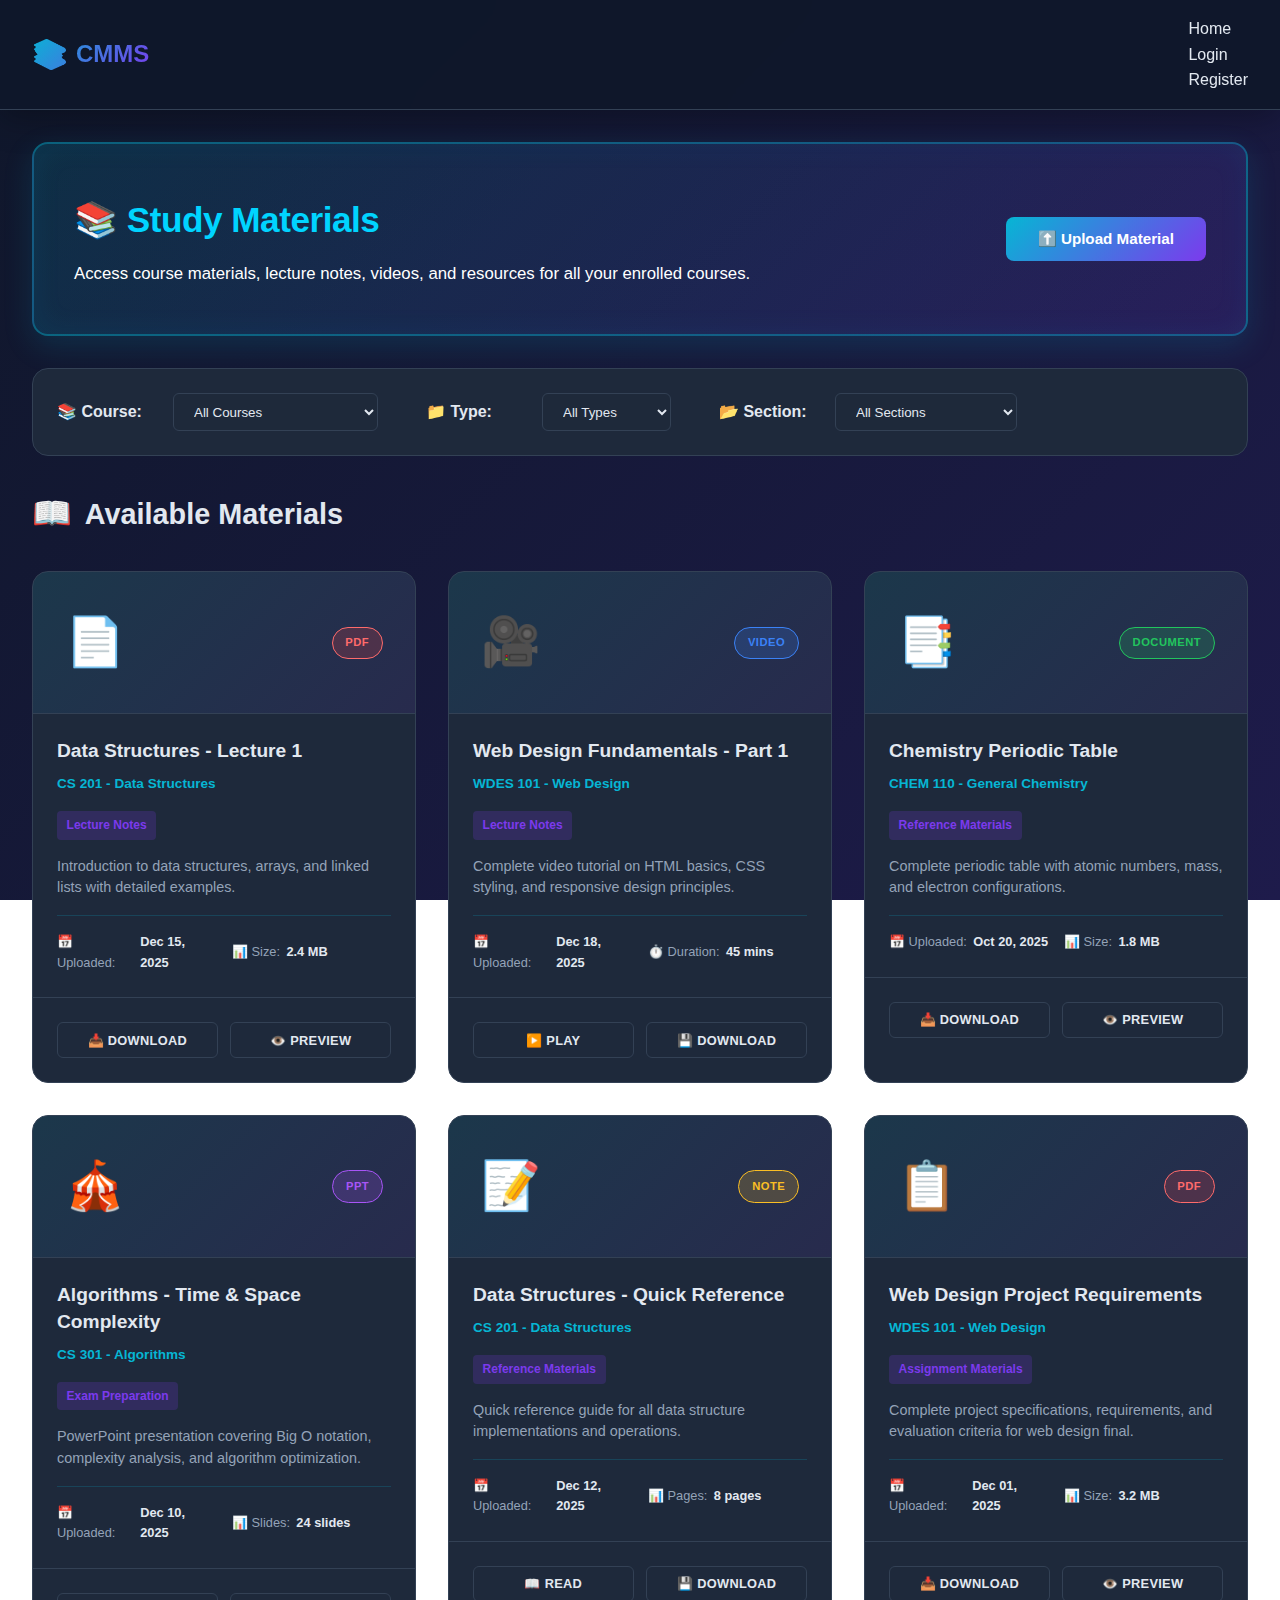
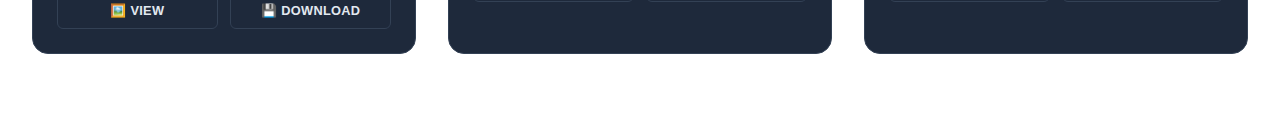
<file: study-material.html>
<!DOCTYPE html>
<html lang="en">
<head>
    <meta charset="UTF-8">
    <meta name="viewport" content="width=device-width, initial-scale=1.0">
    <title>Study Materials - CMMS</title>
    <link rel="stylesheet" href="assets/style.css">
    <style>
        * {
            margin: 0;
            padding: 0;
            box-sizing: border-box;
        }

        :root {
            --bg-dark: #0f172a;
            --bg-darker: #020617;
            --bg-card: #1e293b;
            --primary-cyan: #06b6d4;
            --primary-cyan-bright: #00d4ff;
            --purple-accent: #7c3aed;
            --purple-light: #a855f7;
            --text-light: #e2e8f0;
            --text-muted: #94a3b8;
            --border-color: #334155;
            --success: #10b981;
            --warning: #f59e0b;
            --error: #ef4444;
            --border-radius: 16px;
            --transition: all 0.3s cubic-bezier(0.4, 0, 0.2, 1);
        }

        body {
            font-family: 'Segoe UI', Tahoma, Geneva, Verdana, sans-serif;
            line-height: 1.6;
            color: var(--text-light);
            background: linear-gradient(135deg, #0f172a 0%, #1e1b4b 100%);
            background-attachment: fixed;
            min-height: 100vh;
            overflow-x: hidden;
        }

        /* ===== HEADER ===== */
        header {
            background: rgba(15, 23, 42, 0.95);
            backdrop-filter: blur(20px);
            box-shadow: 0 8px 32px rgba(0, 0, 0, 0.3);
            padding: 1rem 0;
            border-bottom: 1px solid var(--border-color);
            position: sticky;
            top: 0;
            z-index: 100;
        }

        .header-container {
            max-width: 1400px;
            margin: 0 auto;
            padding: 0 2rem;
            display: flex;
            justify-content: space-between;
            align-items: center;
        }

        .logo {
            font-size: 1.5rem;
            font-weight: 700;
            background: linear-gradient(135deg, var(--primary-cyan), var(--purple-accent));
            -webkit-background-clip: text;
            -webkit-text-fill-color: transparent;
            background-clip: text;
            display: flex;
            align-items: center;
            gap: 0.5rem;
            cursor: pointer;
            transition: var(--transition);
        }

        .logo:hover {
            transform: translateY(-2px);
        }

        .logo::before {
            content: "📚";
            font-size: 1.8rem;
            background: none;
            -webkit-text-fill-color: unset;
        }

        .header-right {
            display: flex;
            align-items: center;
            gap: 2rem;
        }

        .header-nav a {
            color: var(--text-muted);
            text-decoration: none;
            font-weight: 500;
            transition: var(--transition);
            position: relative;
        }

        .header-nav a:hover {
            color: var(--primary-cyan);
        }

        .user-profile {
            display: flex;
            align-items: center;
            gap: 1rem;
            padding-left: 1.5rem;
            border-left: 1px solid var(--border-color);
        }

        .user-avatar {
            width: 40px;
            height: 40px;
            background: linear-gradient(135deg, var(--primary-cyan), var(--purple-accent));
            border-radius: 50%;
            display: flex;
            align-items: center;
            justify-content: center;
            font-weight: bold;
            cursor: pointer;
            transition: var(--transition);
            color: white;
        }

        .user-avatar:hover {
            transform: scale(1.1);
            box-shadow: 0 0 15px rgba(6, 182, 212, 0.4);
        }

        .user-info p {
            font-size: 0.85rem;
            color: var(--text-muted);
        }

        .user-info span {
            display: block;
            font-weight: 600;
            color: var(--text-light);
        }

        /* ===== MAIN CONTENT ===== */
        main {
            max-width: 1400px;
            margin: 0 auto;
            padding: 2rem;
        }

        /* Welcome Section */
        .welcome-section {
            background: linear-gradient(135deg, rgba(6, 182, 212, 0.15), rgba(124, 58, 237, 0.15));
            border: 2px solid rgba(6, 182, 212, 0.4);
            border-radius: var(--border-radius);
            padding: 3rem 2.5rem;
            margin-bottom: 2rem;
            animation: slideInUp 0.6s ease-out;
            box-shadow: 0 10px 30px rgba(6, 182, 212, 0.15), inset 0 0 30px rgba(6, 182, 212, 0.08);
            display: flex;
            justify-content: space-between;
            align-items: center;
        }

        @keyframes slideInUp {
            from {
                opacity: 0;
                transform: translateY(20px);
            }
            to {
                opacity: 1;
                transform: translateY(0);
            }
        }

        .welcome-content h1 {
            font-size: 2.2rem;
            margin-bottom: 0.8rem;
            color: #ffffff;
            font-weight: 800;
            letter-spacing: -0.5px;
        }

        .welcome-content h1 span {
            color: var(--primary-cyan-bright);
            font-weight: 800;
        }

        .welcome-content p {
            color: #ffffff;
            font-size: 1.05rem;
            font-weight: 500;
            opacity: 1;
            line-height: 1.5;
        }

        .upload-btn {
            padding: 0.8rem 2rem;
            background: linear-gradient(135deg, var(--primary-cyan), var(--purple-accent));
            color: white;
            border: none;
            border-radius: 8px;
            font-weight: 600;
            cursor: pointer;
            transition: var(--transition);
            font-size: 0.95rem;
            white-space: nowrap;
        }

        .upload-btn:hover {
            transform: translateY(-2px);
            box-shadow: 0 10px 25px rgba(6, 182, 212, 0.3);
        }

        /* Filter Section */
        .filter-section {
            background: var(--bg-card);
            border: 1px solid var(--border-color);
            border-radius: var(--border-radius);
            padding: 1.5rem;
            margin-bottom: 2rem;
            animation: slideInUp 0.6s ease-out 0.1s both;
        }

        .filter-group {
            display: flex;
            gap: 1rem;
            flex-wrap: wrap;
            align-items: center;
        }

        .filter-label {
            font-weight: 600;
            color: var(--text-light);
            min-width: 100px;
        }

        .filter-select {
            padding: 0.6rem 1rem;
            background: rgba(30, 41, 59, 0.8);
            border: 1px solid var(--border-color);
            border-radius: 6px;
            color: var(--text-light);
            cursor: pointer;
            transition: var(--transition);
            font-family: inherit;
        }

        .filter-select:hover,
        .filter-select:focus {
            border-color: var(--primary-cyan);
            box-shadow: 0 0 10px rgba(6, 182, 212, 0.2);
        }

        /* Materials Grid */
        .materials-grid {
            display: grid;
            grid-template-columns: repeat(auto-fill, minmax(320px, 1fr));
            gap: 2rem;
            margin-bottom: 2rem;
        }

        .material-card {
            background: var(--bg-card);
            border: 1px solid var(--border-color);
            border-radius: var(--border-radius);
            overflow: hidden;
            transition: var(--transition);
            cursor: pointer;
            position: relative;
            animation: slideInUp 0.6s ease-out;
        }

        .material-card::before {
            content: '';
            position: absolute;
            top: 0;
            left: -100%;
            width: 100%;
            height: 100%;
            background: linear-gradient(90deg, transparent, rgba(6, 182, 212, 0.15), transparent);
            transition: left 0.6s ease;
            pointer-events: none;
            z-index: 0;
        }

        .material-card:hover {
            transform: translateY(-8px);
            border-color: var(--primary-cyan);
            box-shadow: 0 20px 50px rgba(6, 182, 212, 0.3), inset 0 0 20px rgba(6, 182, 212, 0.08);
        }

        .material-card:hover::before {
            left: 100%;
        }

        /* Material Header/Icon */
        .material-header {
            background: linear-gradient(135deg, rgba(6, 182, 212, 0.1), rgba(124, 58, 237, 0.1));
            padding: 2rem;
            border-bottom: 1px solid var(--border-color);
            display: flex;
            align-items: center;
            justify-content: space-between;
            position: relative;
            z-index: 1;
        }

        .material-icon {
            font-size: 3rem;
            display: flex;
            align-items: center;
            justify-content: center;
        }

        .material-type-badge {
            display: inline-block;
            padding: 0.4rem 0.8rem;
            border-radius: 20px;
            font-size: 0.7rem;
            font-weight: 700;
            text-transform: uppercase;
            letter-spacing: 0.5px;
            border: 1px solid;
            transition: var(--transition);
        }

        .type-pdf {
            background: rgba(239, 68, 68, 0.2);
            color: #ff6b6b;
            border-color: #ff6b6b;
        }

        .type-video {
            background: rgba(59, 130, 246, 0.2);
            color: #3b82f6;
            border-color: #3b82f6;
        }

        .type-document {
            background: rgba(34, 197, 94, 0.2);
            color: #22c55e;
            border-color: #22c55e;
        }

        .type-presentation {
            background: rgba(168, 85, 247, 0.2);
            color: #a855f7;
            border-color: #a855f7;
        }

        .type-note {
            background: rgba(251, 191, 36, 0.2);
            color: #fbbf24;
            border-color: #fbbf24;
        }

        .material-card:hover .material-type-badge {
            transform: scale(1.1);
            box-shadow: 0 0 10px currentColor;
        }

        /* Material Content */
        .material-content {
            padding: 1.5rem;
            position: relative;
            z-index: 1;
        }

        .material-title {
            font-size: 1.2rem;
            font-weight: 700;
            color: var(--text-light);
            margin-bottom: 0.5rem;
            line-height: 1.4;
        }

        .material-course {
            font-size: 0.85rem;
            color: var(--primary-cyan);
            font-weight: 600;
            margin-bottom: 1rem;
        }

        .material-section {
            display: inline-block;
            padding: 0.3rem 0.6rem;
            background: rgba(124, 58, 237, 0.2);
            color: var(--purple-accent);
            border-radius: 4px;
            font-size: 0.75rem;
            font-weight: 600;
            margin-bottom: 1rem;
        }

        .material-description {
            color: var(--text-muted);
            font-size: 0.9rem;
            line-height: 1.5;
            margin-bottom: 1rem;
        }

        /* Material Meta Info */
        .material-meta {
            display: grid;
            grid-template-columns: 1fr 1fr;
            gap: 1rem;
            padding-top: 1rem;
            border-top: 1px solid rgba(6, 182, 212, 0.2);
            font-size: 0.8rem;
        }

        .meta-item {
            display: flex;
            align-items: center;
            gap: 0.4rem;
        }

        .meta-label {
            color: var(--text-muted);
            font-weight: 500;
        }

        .meta-value {
            color: var(--text-light);
            font-weight: 600;
        }

        .material-card:hover .meta-label {
            color: var(--primary-cyan-bright);
        }

        /* Material Footer - Actions */
        .material-footer {
            padding: 1.5rem;
            border-top: 1px solid var(--border-color);
            display: flex;
            gap: 0.8rem;
            position: relative;
            z-index: 1;
        }

        .action-btn {
            flex: 1;
            padding: 0.6rem;
            border: 1px solid var(--border-color);
            background: rgba(30, 41, 59, 0.5);
            color: var(--text-light);
            border-radius: 6px;
            cursor: pointer;
            transition: var(--transition);
            font-weight: 600;
            font-size: 0.8rem;
            text-transform: uppercase;
            letter-spacing: 0.3px;
        }

        .action-btn:hover {
            background: rgba(6, 182, 212, 0.2);
            border-color: var(--primary-cyan);
            color: var(--primary-cyan);
            transform: translateY(-2px);
        }

        /* Empty State */
        .empty-state {
            text-align: center;
            padding: 4rem 2rem;
            color: var(--text-muted);
        }

        .empty-state-icon {
            font-size: 4rem;
            margin-bottom: 1rem;
        }

        .empty-state h3 {
            font-size: 1.5rem;
            color: var(--text-light);
            margin-bottom: 0.5rem;
        }

        /* Section Title */
        .section-title {
            font-size: 1.8rem;
            font-weight: 800;
            color: var(--text-light);
            margin-bottom: 2rem;
            display: flex;
            align-items: center;
            gap: 0.8rem;
        }

        .section-title span {
            font-size: 2rem;
        }

        /* Responsive */
        @media (max-width: 1024px) {
            .materials-grid {
                grid-template-columns: repeat(auto-fill, minmax(280px, 1fr));
            }

            main {
                padding: 1.5rem;
            }
        }

        @media (max-width: 768px) {
            .welcome-section {
                flex-direction: column;
                text-align: center;
                gap: 1.5rem;
            }

            .materials-grid {
                grid-template-columns: 1fr;
            }

            .filter-group {
                flex-direction: column;
                align-items: stretch;
            }

            .filter-select {
                width: 100%;
            }

            .material-meta {
                grid-template-columns: 1fr;
            }

            .header-container {
                flex-wrap: wrap;
                gap: 1rem;
            }

            .header-right {
                gap: 1rem;
                order: 3;
                width: 100%;
            }

            .user-profile {
                border-left: none;
                border-top: 1px solid var(--border-color);
                padding-left: 0;
                padding-top: 1rem;
            }
        }
    </style>
</head>
<body>
    <!-- HEADER -->
    <header>
        <div class="header-container">
            <a href="index.html" class="logo">CMMS</a>
            <nav>
                <ul class="nav-links">
                    <li><a href="index.html">Home</a></li>
                    <li><a href="login.html">Login</a></li>
                    <li><a href="register.html">Register</a></li>
                </ul>
            </nav>
        </div>
    </header>

    <!-- MAIN CONTENT -->
    <main>
        <!-- Welcome Section -->
        <div class="welcome-section">
            <div class="welcome-content">
                <h1>📚 <span>Study Materials</span></h1>
                <p>Access course materials, lecture notes, videos, and resources for all your enrolled courses.</p>
            </div>
            <button class="upload-btn">⬆️ Upload Material</button>
        </div>

        <!-- Filter Section -->
        <div class="filter-section">
            <div class="filter-group">
                <label class="filter-label">📚 Course:</label>
                <select class="filter-select">
                    <option value="">All Courses</option>
                    <option value="cs201">CS 201 - Data Structures</option>
                    <option value="wdes101">WDES 101 - Web Design</option>
                    <option value="chem110">CHEM 110 - Chemistry</option>
                    <option value="cs301">CS 301 - Algorithms</option>
                </select>

                <label class="filter-label" style="margin-left: 2rem;">📁 Type:</label>
                <select class="filter-select">
                    <option value="">All Types</option>
                    <option value="pdf">PDF</option>
                    <option value="video">Video</option>
                    <option value="document">Document</option>
                    <option value="presentation">Presentation</option>
                    <option value="note">Note</option>
                </select>

                <label class="filter-label" style="margin-left: 2rem;">📂 Section:</label>
                <select class="filter-select">
                    <option value="">All Sections</option>
                    <option value="lecture">Lecture Notes</option>
                    <option value="reference">Reference Materials</option>
                    <option value="assignment">Assignment Materials</option>
                    <option value="exam">Exam Preparation</option>
                </select>
            </div>
        </div>

        <!-- Materials Grid -->
        <div class="section-title">
            <span>📖</span>
            Available Materials
        </div>

        <div class="materials-grid">
            <!-- Material 1 - PDF Lecture Notes -->
            <div class="material-card">
                <div class="material-header">
                    <div class="material-icon">📄</div>
                    <span class="material-type-badge type-pdf">PDF</span>
                </div>
                <div class="material-content">
                    <div class="material-title">Data Structures - Lecture 1</div>
                    <div class="material-course">CS 201 - Data Structures</div>
                    <div class="material-section">Lecture Notes</div>
                    <div class="material-description">Introduction to data structures, arrays, and linked lists with detailed examples.</div>
                    <div class="material-meta">
                        <div class="meta-item">
                            <span class="meta-label">📅 Uploaded:</span>
                            <span class="meta-value">Dec 15, 2025</span>
                        </div>
                        <div class="meta-item">
                            <span class="meta-label">📊 Size:</span>
                            <span class="meta-value">2.4 MB</span>
                        </div>
                    </div>
                </div>
                <div class="material-footer">
                    <button class="action-btn">📥 Download</button>
                    <button class="action-btn">👁️ Preview</button>
                </div>
            </div>

            <!-- Material 2 - Video Lecture -->
            <div class="material-card">
                <div class="material-header">
                    <div class="material-icon">🎥</div>
                    <span class="material-type-badge type-video">Video</span>
                </div>
                <div class="material-content">
                    <div class="material-title">Web Design Fundamentals - Part 1</div>
                    <div class="material-course">WDES 101 - Web Design</div>
                    <div class="material-section">Lecture Notes</div>
                    <div class="material-description">Complete video tutorial on HTML basics, CSS styling, and responsive design principles.</div>
                    <div class="material-meta">
                        <div class="meta-item">
                            <span class="meta-label">📅 Uploaded:</span>
                            <span class="meta-value">Dec 18, 2025</span>
                        </div>
                        <div class="meta-item">
                            <span class="meta-label">⏱️ Duration:</span>
                            <span class="meta-value">45 mins</span>
                        </div>
                    </div>
                </div>
                <div class="material-footer">
                    <button class="action-btn">▶️ Play</button>
                    <button class="action-btn">💾 Download</button>
                </div>
            </div>

            <!-- Material 3 - Reference Document -->
            <div class="material-card">
                <div class="material-header">
                    <div class="material-icon">📑</div>
                    <span class="material-type-badge type-document">Document</span>
                </div>
                <div class="material-content">
                    <div class="material-title">Chemistry Periodic Table</div>
                    <div class="material-course">CHEM 110 - General Chemistry</div>
                    <div class="material-section">Reference Materials</div>
                    <div class="material-description">Complete periodic table with atomic numbers, mass, and electron configurations.</div>
                    <div class="material-meta">
                        <div class="meta-item">
                            <span class="meta-label">📅 Uploaded:</span>
                            <span class="meta-value">Oct 20, 2025</span>
                        </div>
                        <div class="meta-item">
                            <span class="meta-label">📊 Size:</span>
                            <span class="meta-value">1.8 MB</span>
                        </div>
                    </div>
                </div>
                <div class="material-footer">
                    <button class="action-btn">📥 Download</button>
                    <button class="action-btn">👁️ Preview</button>
                </div>
            </div>

            <!-- Material 4 - Presentation -->
            <div class="material-card">
                <div class="material-header">
                    <div class="material-icon">🎪</div>
                    <span class="material-type-badge type-presentation">PPT</span>
                </div>
                <div class="material-content">
                    <div class="material-title">Algorithms - Time & Space Complexity</div>
                    <div class="material-course">CS 301 - Algorithms</div>
                    <div class="material-section">Exam Preparation</div>
                    <div class="material-description">PowerPoint presentation covering Big O notation, complexity analysis, and algorithm optimization.</div>
                    <div class="material-meta">
                        <div class="meta-item">
                            <span class="meta-label">📅 Uploaded:</span>
                            <span class="meta-value">Dec 10, 2025</span>
                        </div>
                        <div class="meta-item">
                            <span class="meta-label">📊 Slides:</span>
                            <span class="meta-value">24 slides</span>
                        </div>
                    </div>
                </div>
                <div class="material-footer">
                    <button class="action-btn">🖼️ View</button>
                    <button class="action-btn">💾 Download</button>
                </div>
            </div>

            <!-- Material 5 - Study Notes -->
            <div class="material-card">
                <div class="material-header">
                    <div class="material-icon">📝</div>
                    <span class="material-type-badge type-note">Note</span>
                </div>
                <div class="material-content">
                    <div class="material-title">Data Structures - Quick Reference</div>
                    <div class="material-course">CS 201 - Data Structures</div>
                    <div class="material-section">Reference Materials</div>
                    <div class="material-description">Quick reference guide for all data structure implementations and operations.</div>
                    <div class="material-meta">
                        <div class="meta-item">
                            <span class="meta-label">📅 Uploaded:</span>
                            <span class="meta-value">Dec 12, 2025</span>
                        </div>
                        <div class="meta-item">
                            <span class="meta-label">📊 Pages:</span>
                            <span class="meta-value">8 pages</span>
                        </div>
                    </div>
                </div>
                <div class="material-footer">
                    <button class="action-btn">📖 Read</button>
                    <button class="action-btn">💾 Download</button>
                </div>
            </div>

            <!-- Material 6 - Assignment Material -->
            <div class="material-card">
                <div class="material-header">
                    <div class="material-icon">📋</div>
                    <span class="material-type-badge type-pdf">PDF</span>
                </div>
                <div class="material-content">
                    <div class="material-title">Web Design Project Requirements</div>
                    <div class="material-course">WDES 101 - Web Design</div>
                    <div class="material-section">Assignment Materials</div>
                    <div class="material-description">Complete project specifications, requirements, and evaluation criteria for web design final.</div>
                    <div class="material-meta">
                        <div class="meta-item">
                            <span class="meta-label">📅 Uploaded:</span>
                            <span class="meta-value">Dec 01, 2025</span>
                        </div>
                        <div class="meta-item">
                            <span class="meta-label">📊 Size:</span>
                            <span class="meta-value">3.2 MB</span>
                        </div>
                    </div>
                </div>
                <div class="material-footer">
                    <button class="action-btn">📥 Download</button>
                    <button class="action-btn">👁️ Preview</button>
                </div>
            </div>
        </div>
    </main>

    <script>
        // Material card hover effects
        document.querySelectorAll('.material-card').forEach(card => {
            card.addEventListener('mouseenter', function() {
                this.style.transform = 'translateY(-8px)';
            });
            card.addEventListener('mouseleave', function() {
                this.style.transform = 'translateY(0)';
            });
        });

        // Filter functionality
        document.querySelectorAll('.filter-select').forEach(select => {
            select.addEventListener('change', function() {
                console.log('Filter changed:', this.value);
                // Add actual filter logic here
            });
        });

        // Action button interactions
        document.querySelectorAll('.action-btn').forEach(btn => {
            btn.addEventListener('click', function(e) {
                e.stopPropagation();
                console.log('Action clicked:', this.textContent);
            });
        });

        // Upload button
        document.querySelector('.upload-btn').addEventListener('click', function() {
            alert('Upload material dialog would open here');
        });
    </script>
</body>
</html>
</file>
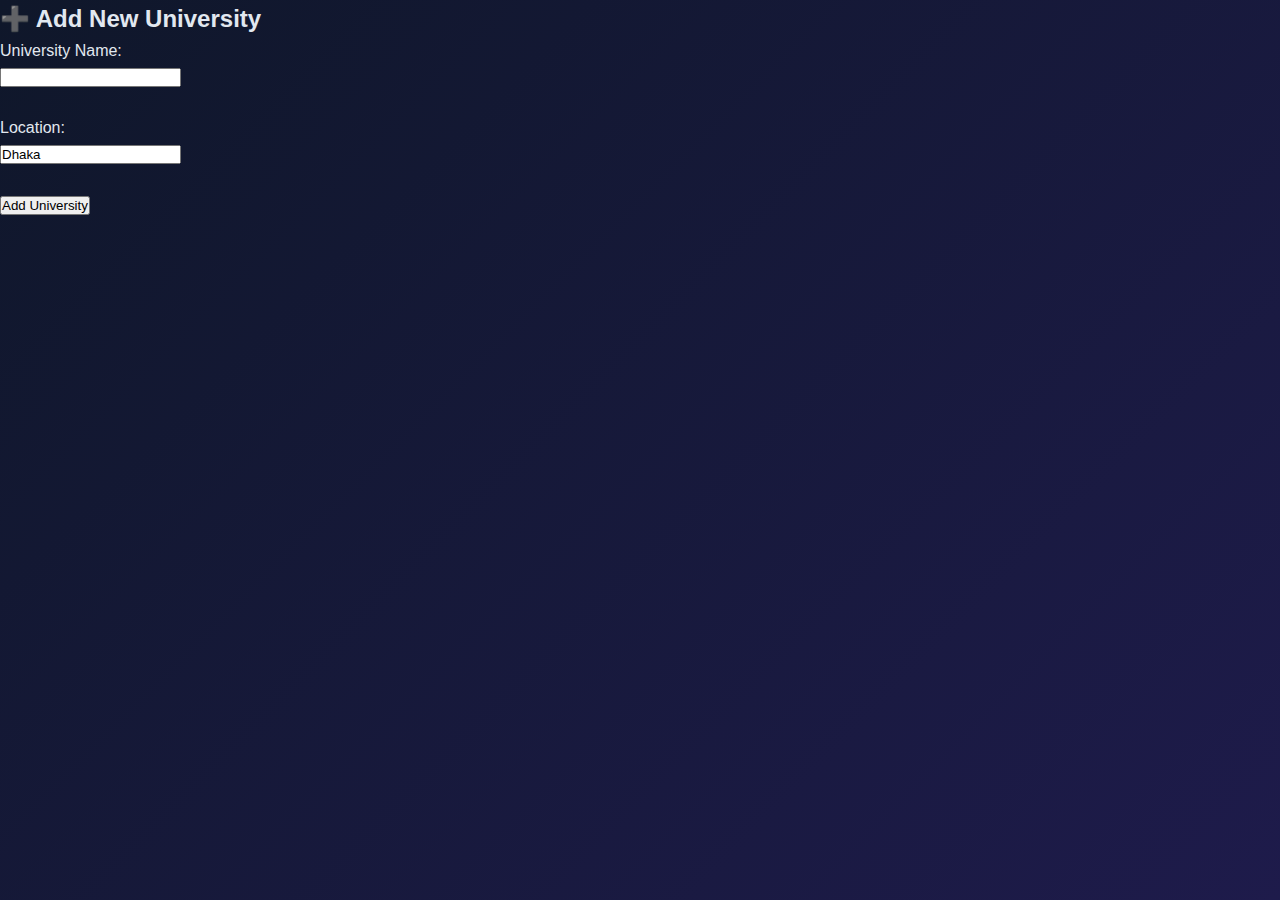
<file: Admin/add-university.html>
<!DOCTYPE html>
<html>
<head>
  <title>Add University</title>
  <link rel="stylesheet" href="../assets/style.css">
</head>
<body>
  <h2>➕ Add New University</h2>

  <form method="POST" action="insert-university.php">
    <label>University Name:</label><br>
    <input type="text" name="name" required><br><br>

    <label>Location:</label><br>
    <input type="text" name="location" value="Dhaka" required><br><br>

    <button type="submit">Add University</button>
  </form>
</body>
</html>
</file>
<file: assets/style.css>
/* =========================================
   CMMS GLOBAL DESIGN SYSTEM
   ========================================= */

:root {
  /* Color Palette */
  --bg-dark: #0f172a;
  --bg-darker: #020617;
  --bg-card: #1e293b;
  --primary-cyan: #06b6d4;
  --primary-cyan-bright: #00d4ff;
  --purple-accent: #7c3aed;
  --purple-light: #a855f7;
  --text-light: #e2e8f0;
  --text-muted: #94a3b8;
  --border-color: #334155;
  --success: #10b981;
  --warning: #f59e0b;
  --error: #ef4444;

  /* Layout & Spacing */
  --border-radius: 16px;
  --max-width: 1400px;
  --header-height: 70px;
  --transition: all 0.3s cubic-bezier(0.4, 0, 0.2, 1);
}

/* ===== RESET & BASE ===== */
* {
  margin: 0;
  padding: 0;
  box-sizing: border-box;
}

body {
  font-family: 'Segoe UI', Tahoma, Geneva, Verdana, sans-serif;
  line-height: 1.6;
  color: var(--text-light);
  background: linear-gradient(135deg, #0f172a 0%, #1e1b4b 100%);
  background-attachment: fixed;
  min-height: 100vh;
  overflow-x: hidden;
}

a {
  text-decoration: none;
  color: inherit;
  transition: var(--transition);
}

ul {
  list-style: none;
}

/* ===== HEADER & NAVIGATION ===== */
header {
  background: rgba(15, 23, 42, 0.95);
  backdrop-filter: blur(20px);
  box-shadow: 0 8px 32px rgba(0, 0, 0, 0.3);
  padding: 1rem 0;
  border-bottom: 1px solid var(--border-color);
  position: sticky;
  top: 0;
  z-index: 100;
}

.header-container {
  max-width: var(--max-width);
  margin: 0 auto;
  padding: 0 2rem;
  display: flex;
  justify-content: space-between;
  align-items: center;
}

.logo {
  font-size: 1.5rem;
  font-weight: 700;
  background: linear-gradient(135deg, var(--primary-cyan), var(--purple-accent));
  -webkit-background-clip: text;
  -webkit-text-fill-color: transparent;
  background-clip: text;
  display: flex;
  align-items: center;
  gap: 0.5rem;
  cursor: pointer;
  transition: var(--transition);
}

.logo:hover {
  transform: translateY(-2px);
}

.logo::before {
  content: "📚";
  font-size: 1.8rem;
  background: none;
  -webkit-text-fill-color: unset;
}

.header-right {
  display: flex;
  align-items: center;
  gap: 2rem;
}

.header-nav {
  display: flex;
  align-items: center;
  gap: 1.5rem;
}

.header-nav a {
  color: var(--text-muted);
  font-weight: 500;
  position: relative;
}

.header-nav a:hover,
.header-nav a.active {
  color: var(--primary-cyan);
}

/* ===== BUTTONS ===== */
.btn {
  display: inline-flex;
  align-items: center;
  justify-content: center;
  gap: 0.5rem;
  padding: 0.75rem 1.5rem;
  border-radius: 8px;
  font-weight: 600;
  font-size: 0.95rem;
  cursor: pointer;
  transition: var(--transition);
  border: none;
  text-decoration: none;
  position: relative;
  overflow: hidden;
}

.btn-sm {
  padding: 0.5rem 1rem;
  font-size: 0.85rem;
}

.btn-primary {
  background: linear-gradient(135deg, var(--primary-cyan), var(--purple-accent));
  color: white;
  box-shadow: 0 4px 15px rgba(6, 182, 212, 0.3);
}

.btn-primary:hover {
  transform: translateY(-2px);
  box-shadow: 0 8px 25px rgba(6, 182, 212, 0.5);
}

.btn-secondary {
  background: rgba(255, 255, 255, 0.1);
  color: var(--primary-cyan);
  border: 1px solid var(--primary-cyan);
}

.btn-secondary:hover {
  background: rgba(6, 182, 212, 0.15);
  color: var(--primary-cyan-bright);
}

.btn-danger {
  background: rgba(239, 68, 68, 0.15);
  color: var(--error);
  border: 1px solid var(--error);
}

.btn-danger:hover {
  background: rgba(239, 68, 68, 0.25);
  box-shadow: 0 4px 12px rgba(239, 68, 68, 0.2);
}

.nav-btn {
  padding: 0.6rem 1.2rem;
  background: linear-gradient(135deg, var(--primary-cyan), var(--purple-accent));
  color: white;
  border-radius: 8px;
  font-weight: 600;
  font-size: 0.9rem;
  box-shadow: 0 4px 15px rgba(6, 182, 212, 0.3);
}

.nav-btn:hover {
  transform: translateY(-2px);
  box-shadow: 0 8px 25px rgba(6, 182, 212, 0.5);
}

/* ===== LAYOUT CONTAINERS ===== */
main {
  max-width: var(--max-width);
  margin: 0 auto;
  padding: 2rem;
  min-height: calc(100vh - var(--header-height));
}

.page-header {
  margin-bottom: 2rem;
  animation: slideInUp 0.6s ease-out;
}

.welcome-section {
  background: linear-gradient(135deg, rgba(6, 182, 212, 0.15), rgba(124, 58, 237, 0.15));
  border: 2px solid rgba(6, 182, 212, 0.4);
  border-radius: var(--border-radius);
  padding: 3rem 2.5rem;
  margin-bottom: 2rem;
  box-shadow: 0 10px 30px rgba(6, 182, 212, 0.15), inset 0 0 30px rgba(6, 182, 212, 0.08);
  color: white;
}

.welcome-section h1 {
  font-size: 2.2rem;
  margin-bottom: 0.8rem;
  font-weight: 800;
}

.welcome-section h1 span {
  color: var(--primary-cyan-bright);
}

/* ===== CARDS & GRIDS ===== */
.stats-grid {
  display: grid;
  grid-template-columns: repeat(auto-fit, minmax(250px, 1fr));
  gap: 1.5rem;
  margin-bottom: 2rem;
}

.stat-card {
  background: var(--bg-card);
  border: 1px solid var(--border-color);
  border-radius: var(--border-radius);
  padding: 1.5rem;
  position: relative;
  overflow: hidden;
  transition: var(--transition);
}

.stat-card:hover {
  transform: translateY(-5px);
  border-color: var(--primary-cyan);
  box-shadow: 0 10px 30px rgba(6, 182, 212, 0.2);
}

.stat-card::before {
  content: '';
  position: absolute;
  top: 0;
  left: 0;
  right: 0;
  height: 3px;
  background: linear-gradient(90deg, var(--primary-cyan), var(--purple-accent));
  transform: scaleX(0);
  transform-origin: left;
  transition: var(--transition);
}

.stat-card:hover::before {
  transform: scaleX(1);
}

.stat-value {
  font-size: 2.2rem;
  font-weight: 800;
  background: linear-gradient(135deg, var(--primary-cyan), var(--purple-accent));
  -webkit-background-clip: text;
  -webkit-text-fill-color: transparent;
  background-clip: text;
  margin-bottom: 0.5rem;
}

.stat-label {
  font-size: 0.9rem;
  color: var(--text-muted);
  font-weight: 500;
}

/* ===== SECTIONS & CONTAINERS ===== */
.content-section {
  background: var(--bg-card);
  border: 1px solid var(--border-color);
  border-radius: var(--border-radius);
  padding: 2rem;
  margin-bottom: 2rem;
  animation: slideInUp 0.6s ease-out;
}

.section-title {
  font-size: 1.5rem;
  font-weight: 700;
  margin-bottom: 1.5rem;
  display: flex;
  align-items: center;
  gap: 0.5rem;
}

/* ===== TABLES ===== */
.table-responsive {
  overflow-x: auto;
}

.styled-table {
  width: 100%;
  border-collapse: collapse;
}

.styled-table th {
  text-align: left;
  padding: 1rem 1.5rem;
  color: var(--primary-cyan-bright);
  text-transform: uppercase;
  font-size: 0.85rem;
  letter-spacing: 0.5px;
  border-bottom: 2px solid var(--border-color);
  background: rgba(15, 23, 42, 0.4);
}

.styled-table td {
  padding: 1.25rem 1.5rem;
  border-bottom: 1px solid var(--border-color);
  color: var(--text-light);
  vertical-align: middle;
}

.styled-table tr:hover {
  background: rgba(6, 182, 212, 0.05);
}

/* ===== FORMS ===== */
.auth-card,
.form-card {
  background: var(--bg-card);
  border: 1px solid var(--border-color);
  border-radius: var(--border-radius);
  padding: 2.5rem;
  box-shadow: 0 25px 50px -12px rgba(0, 0, 0, 0.5);
  max-width: 600px;
  margin: 0 auto;
}

.form-group {
  margin-bottom: 1.5rem;
}

.form-group label {
  display: block;
  margin-bottom: 0.6rem;
  font-weight: 600;
  color: var(--text-light);
  font-size: 0.9rem;
}

.field-wrapper {
  position: relative;
  background: rgba(30, 41, 59, 0.8);
  border: 2px solid var(--border-color);
  border-radius: 8px;
  transition: var(--transition);
}

.field-wrapper:focus-within {
  border-color: var(--primary-cyan);
  box-shadow: 0 0 0 3px rgba(6, 182, 212, 0.2);
  background: rgba(30, 41, 59, 1);
}

.field-wrapper input,
.field-wrapper select,
.field-wrapper textarea {
  width: 100%;
  padding: 0.85rem 1rem;
  background: transparent;
  border: none;
  color: var(--text-light);
  font-size: 0.95rem;
  outline: none;
  font-family: inherit;
}

.field-wrapper select option {
  background-color: var(--bg-card);
  color: var(--text-light);
}

/* ===== BADGES & STATUS ===== */
.badge {
  padding: 0.35rem 0.8rem;
  border-radius: 20px;
  font-size: 0.75rem;
  font-weight: 600;
  text-transform: uppercase;
  letter-spacing: 0.5px;
  display: inline-block;
}

.badge-success {
  background: rgba(16, 185, 129, 0.15);
  color: var(--success);
  border: 1px solid var(--success);
}

.badge-warning {
  background: rgba(245, 158, 11, 0.15);
  color: var(--warning);
  border: 1px solid var(--warning);
}

.badge-info {
  background: rgba(6, 182, 212, 0.15);
  color: var(--primary-cyan);
  border: 1px solid var(--primary-cyan);
}

/* ===== ALERTS ===== */
.alert {
  padding: 1rem;
  border-radius: 8px;
  margin-bottom: 1.5rem;
  border: 1px solid transparent;
}

.alert-error {
  background: rgba(239, 68, 68, 0.1);
  border-color: var(--error);
  color: var(--error);
}

.alert-success {
  background: rgba(16, 185, 129, 0.1);
  border-color: var(--success);
  color: var(--success);
}

/* ===== ANIMATIONS ===== */
@keyframes slideInUp {
  from {
    opacity: 0;
    transform: translateY(20px);
  }

  to {
    opacity: 1;
    transform: translateY(0);
  }
}

@keyframes slideInLeft {
  from {
    opacity: 0;
    transform: translateX(-40px);
  }

  to {
    opacity: 1;
    transform: translateX(0);
  }
}

/* ===== RESPONSIVE ===== */
@media (max-width: 768px) {
  main {
    padding: 1.5rem 1rem;
  }

  .header-container {
    flex-direction: column;
    gap: 1rem;
  }

  .header-right {
    width: 100%;
    justify-content: center;
  }

  .stats-grid {
    grid-template-columns: 1fr;
  }
}

/* ===== AUTH PAGES EXTRAS ===== */
.divider {
  display: flex;
  align-items: center;
  margin: 1.5rem 0;
  color: var(--text-muted);
  font-size: 0.85rem;
}

.divider::before,
.divider::after {
  content: '';
  flex: 1;
  height: 1px;
  background: var(--border-color);
}

.divider span {
  padding: 0 1rem;
}

.social-login {
  display: grid;
  grid-template-columns: 1fr 1fr;
  gap: 1rem;
}

.social-btn {
  display: flex;
  align-items: center;
  justify-content: center;
  gap: 0.5rem;
  padding: 0.8rem;
  background: rgba(30, 41, 59, 0.8);
  border: 2px solid var(--border-color);
  border-radius: 8px;
  color: var(--text-light);
  text-decoration: none;
  font-weight: 600;
  font-size: 0.85rem;
  transition: var(--transition);
  cursor: pointer;
}

.social-btn:hover {
  border-color: var(--primary-cyan);
  background: rgba(6, 182, 212, 0.1);
  box-shadow: 0 0 15px rgba(6, 182, 212, 0.3);
  transform: translateY(-2px);
}

.login-wrapper {
    width: 100%;
    max-width: 450px;
    animation: slideInUp 0.8s ease-out;
}

.auth-container {
    max-width: 1000px;
    margin: 0 auto;
    width: 100%;
    display: grid;
    grid-template-columns: 1fr 1fr;
    gap: 3rem;
    align-items: flex-start;
}

.auth-promo {
    animation: slideInLeft 0.8s ease-out;
}

.promo-content h1 {
    font-size: 2.8rem;
    font-weight: 800;
    line-height: 1.2;
    margin-bottom: 1.5rem;
    color: var(--text-light);
}

.promo-content h1 .gradient {
    background: linear-gradient(135deg, var(--primary-cyan), var(--purple-accent));
    -webkit-background-clip: text;
    -webkit-text-fill-color: transparent;
    background-clip: text;
}

.promo-content p {
    font-size: 1.1rem;
    color: var(--text-muted);
    line-height: 1.8;
    margin-bottom: 2rem;
}

.promo-features {
    list-style: none;
    margin-bottom: 2rem;
    padding: 2rem;
    background: linear-gradient(135deg, rgba(6, 182, 212, 0.08), rgba(124, 58, 237, 0.08));
    border-radius: var(--border-radius);
    border: 1px solid var(--border-color);
    transition: var(--transition);
    cursor: pointer;
    position: relative;
}

.promo-features:hover {
    background: linear-gradient(135deg, rgba(6, 182, 212, 0.16), rgba(124, 58, 237, 0.16));
    border-color: var(--primary-cyan);
    box-shadow: 0 0 40px rgba(6, 182, 212, 0.25), inset 0 0 40px rgba(6, 182, 212, 0.08);
    transform: translateY(-5px);
}

.promo-features li {
    display: flex;
    gap: 1rem;
    margin-bottom: 1.5rem;
    align-items: flex-start;
    transition: var(--transition);
}

.promo-features li:before {
    content: '✓';
    flex-shrink: 0;
    width: 32px;
    height: 32px;
    background: linear-gradient(135deg, var(--primary-cyan), var(--purple-accent));
    color: white;
    border-radius: 50%;
    display: flex;
    align-items: center;
    justify-content: center;
    font-weight: 700;
    font-size: 1.1rem;
    transition: var(--transition);
}

/* ===== DELETE BUTTON STYLING ===== */
.btn-delete {
    background: transparent;
    border: 1px solid var(--error, #ef4444);
    color: var(--error, #ef4444);
    padding: 0.4rem 0.8rem;
    border-radius: 6px;
    cursor: pointer;
    font-size: 0.85rem;
    font-weight: 600;
    transition: all 0.2s ease;
    white-space: nowrap;
}

.btn-delete:hover {
    background: var(--error, #ef4444);
    color: white;
    transform: translateY(-2px);
    box-shadow: 0 4px 8px rgba(239, 68, 68, 0.3);
}

.btn-delete:active {
    transform: translateY(0);
}

/* Item list spacing adjustment */
.item {
    padding: 1rem;
    margin-bottom: 0.75rem;
    background: var(--bg-card, rgba(255,255,255,0.05));
    border: 1px solid var(--border-color, rgba(255,255,255,0.1));
    border-radius: 8px;
    transition: all 0.2s ease;
}

.item:hover {
    border-color: rgba(6, 182, 212, 0.3);
    transform: translateX(5px);
}

@media (max-width: 768px) {
    .auth-container {
        flex-direction: column;
        gap: 2rem;
    }
    .auth-promo {
        display: none;
    }
    .login-wrapper {
        max-width: 100%;
    }
}
</file>
